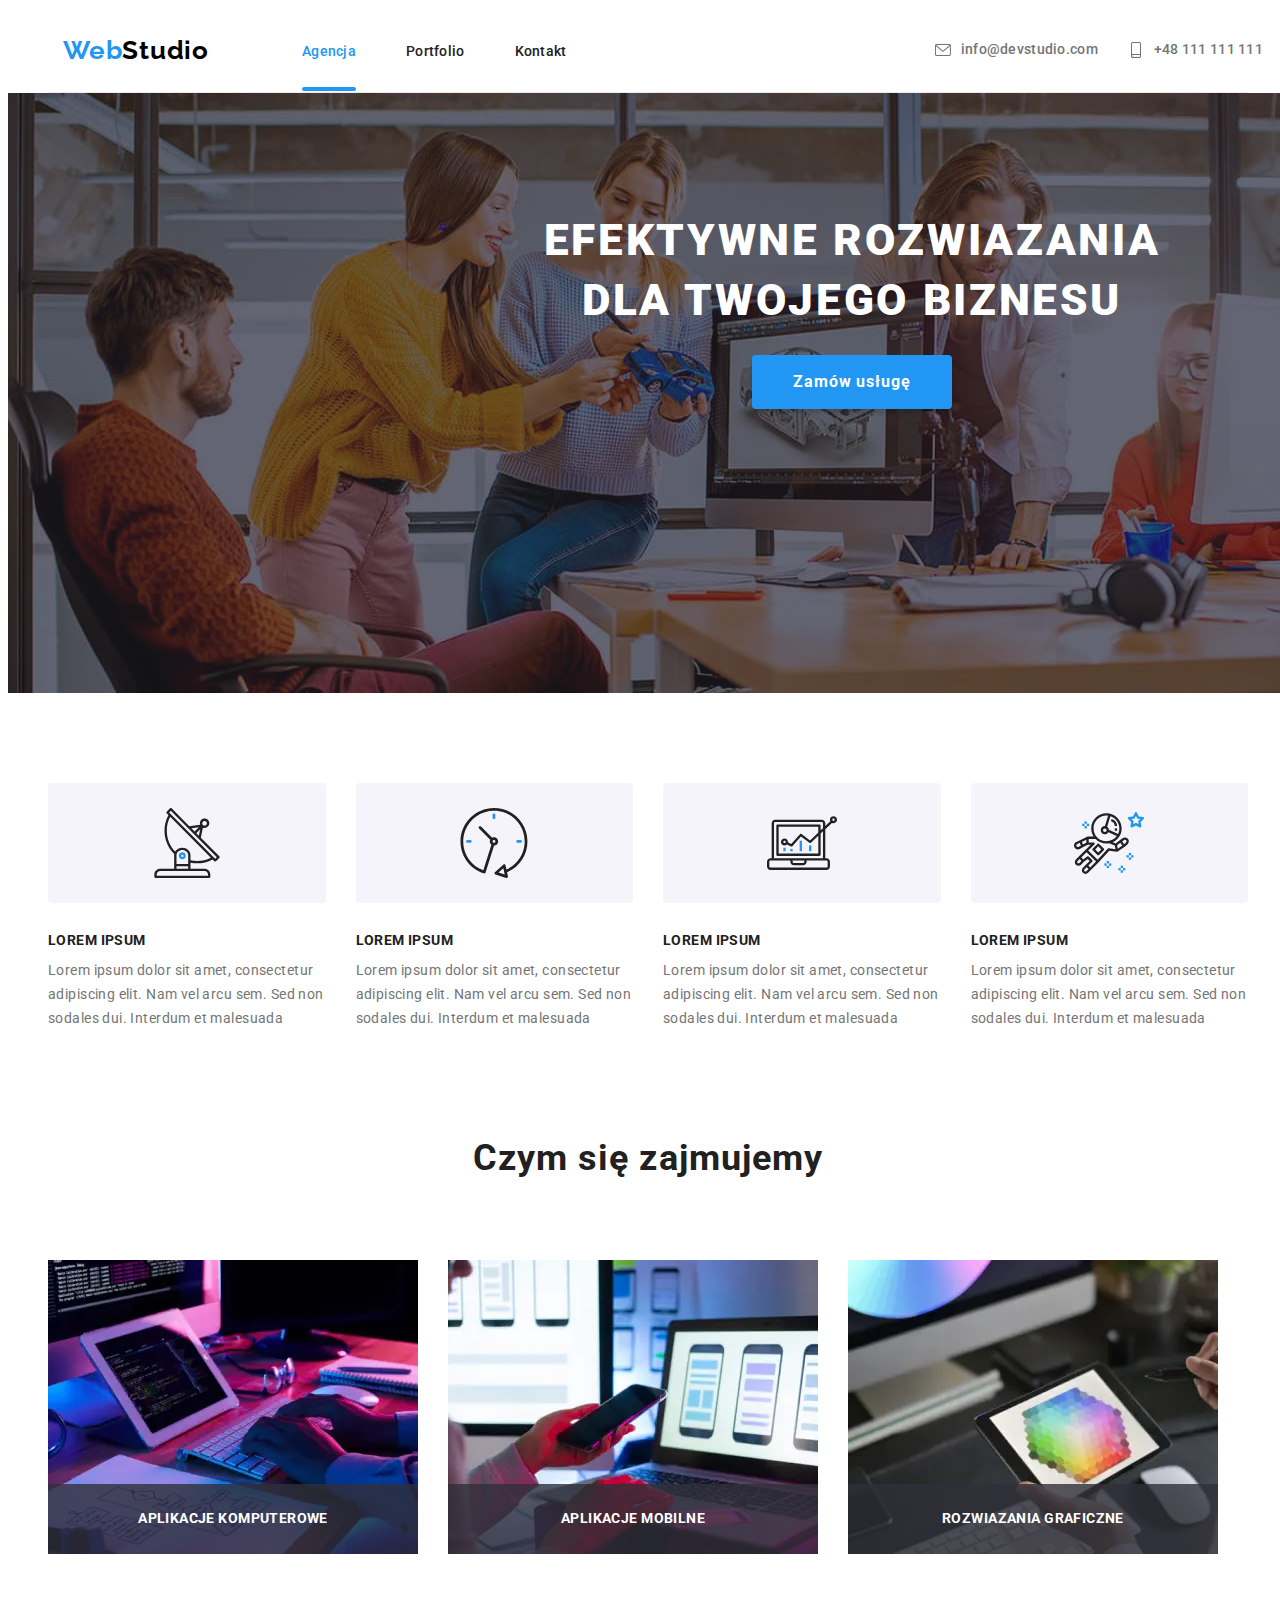
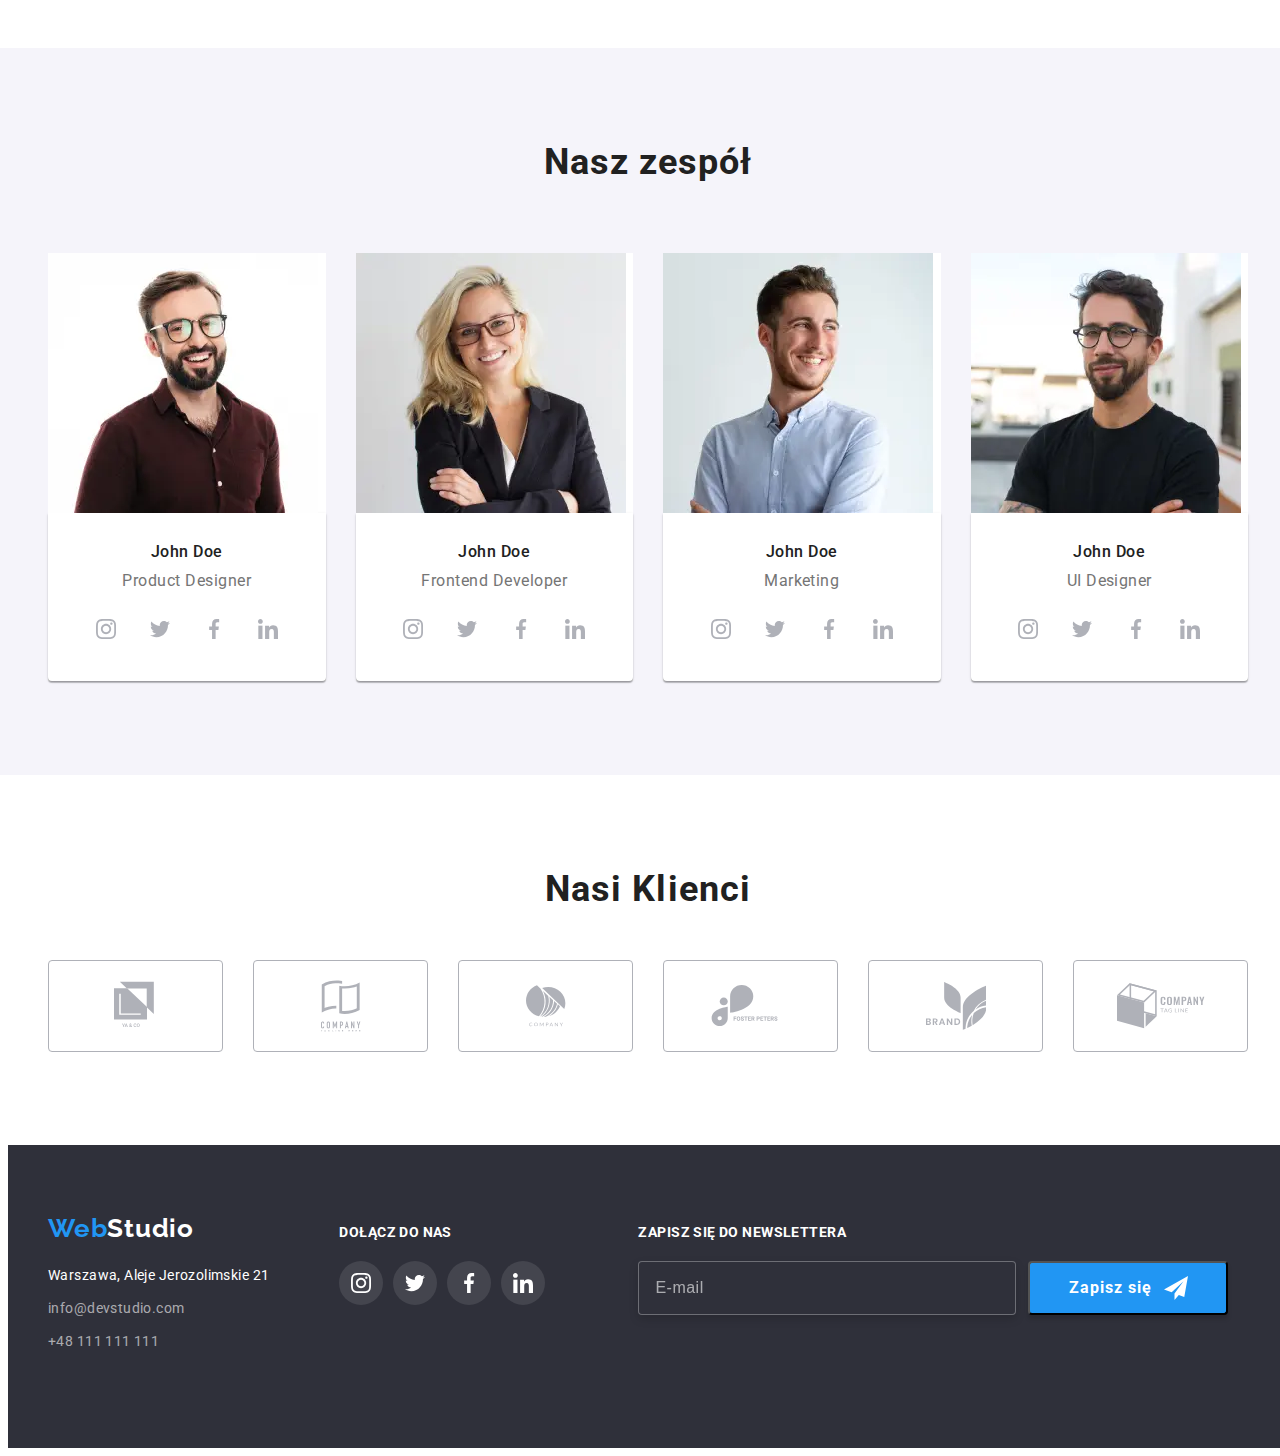
<file: index.html>
<!DOCTYPE html>
<html lang="en">
<head>
    <meta charset="UTF-8">
    <meta http-equiv="X-UA-Compatible" content="IE=edge">
    <meta name="viewport" content="width=device-width, initial-scale=1.0">
    <title>WebStudio</title>
    <link rel="preconnect" href="https://fonts.gstatic.com">
    <link href="https://fonts.googleapis.com/css2?family=Raleway:wght@700&family=Roboto:wght@400;500;700;900&display=swap"
        rel="stylesheet">
    <link rel="stylesheet" href="https://cdnjs.cloudflare.com/ajax/libs/modern-normalize/1.0.0/modern-normalize.min.css"
        integrity="sha512-ISS7cAi1PEhQ8jnbJpJZMd29NlhNj4AWYyLOSp2CE/CsHxTCu+r+t0D2yoJudVrd0/8fTVPUVDzY5Tvli75u/g=="
        crossorigin="anonymous" />
    <link rel="stylesheet" href="./css/main.min.css">
</head>
<body class="body">
    <!--header-->
    <header class="header">
        <div class="container header__container">
            <nav class="navigation">
                <a class="link logo" href="index.html">
                    Web<span class="logo__black">Studio</span>
                </a>
                <ul class="list menu">
                    <li class="menu__item">
                        <a class="link menu__link" href="index.html">
                            <span class="active">Agencja</span> 
                        </a>
                    </li>
                    <li class="menu__item">
                        <a class="link menu__link" href="portfolio.html">
                            Portfolio
                        </a>
                    </li>
                    <li class="menu__item">
                        <a class="link menu__link" href="">
                            Kontakt
                        </a>
                    </li>
                </ul>
            </nav>
            <button type="button" class="burger__btn" data-menu-button>
                <svg width="40" height="40" class="burger__icon" aria-label="мобильное меню">
                    <use href="./images/sprite.svg#burger"></use>
                </svg>
            </button>
            <ul class="list contact-list">
                <li class="contact-list__item">
                <a class="link contact-list__link tel-mail-link" href="mailto:info@devstudio.com">
                    <svg class="contact-list__icon" width="16" height="12">
                        <use href="./images/sprite.svg#mail"></use>
                    </svg>info@devstudio.com</a>
                </li>
                <li class="contact-list_item">
                <a class="link contact-list__link tel-link tel-mail-link" href="tel:+380961111111">
                    <svg class="contact-list__icon" width="10" height="16">
                        <use href="./images/sprite.svg#smartphone"></use>
                    </svg>+48 111 111 111</a>
                </li>
            </ul>
        </div>
        <div class="mobile-menu " data-menu>
            <button type="button" class="mobile-menu__close" data-menu-close>
                <svg class="mobile-menu__close-icon">
                    <use href="./images/sprite.svg#close"></use>
                </svg>
            </button>
            <ul class="mobile-menu__list list">
                <li class="mobile-menu__item">
                    <a href="./index.html" class="mobile-menu__link mobile-tel link ">Agencja</a>
                </li>
                <li class="mobile-menu__item">
                    <a href="./portfolio.html" class="mobile-menu__link link active">Portfolio</a>
                </li>
                <li class="mobile-menu__item">
                    <a href="" class="mobile-menu__link link">Kontakt</a>
                </li>
            </ul>
            <div class="mobile__address">
                <ul class="mobile__address-list list">
                    <li class="mobile__address-item">
                        <a href="tel:+48111111111" class="mobile-tel link">+48 111 111 111</a>
                    </li>
                    <li class="mobile__address-item">
                        <a href="mailto:info@devstudio.com" class="mobile-contact__mail-tel link">info@devstudio.com</a>
                    </li>
                </ul>
            </div>
            <div class="mobile-social">
                <ul class="mobile-social__list list">
                    <li class="mobile-social__item">
                        <a href="" class="mobile-social__link link">Instagram</a>
                    </li>
                    <li class="mobile-social__item">
                        <a href="" class="mobile-social__link link">Twitter</a>
                    </li>
                    <li class="mobile-social__item">
                        <a href="" class="mobile-social__link link">Facebook</a>
                    </li>
                    <li class="mobile-social__item">
                        <a href="" class="mobile-social__link link">LinkedIn</a>
                    </li>
                </ul>
        
            </div>
        </div>
    </header>
    <main class="main-ind">
        <!--Hero section-->
        <section class="hero">
            <div class="container hero__container">
                <h1 class="hero__title">
                    EFEKTYWNE ROZWIAZANIA
                    DLA TWOJEGO BIZNESU
                </h1>
                <button class="modal-btn" type="button" data-modal-open>Zamów usługę</button>
            </div>
        </section>
        <!--about section-->
        <section class="about">
            <div class="container">
                <ul class="list about__list">
                    <li class="about__item"> 
                            <div class="about__icon">
                                <svg width="70px" height="70px">
                                    <use href="./images/sprite.svg#antenna"></use>
                                </svg>
                            </div>
                            <h3 class="about__title">LOREM IPSUM</h3>
                        <p class="about__text">Lorem ipsum dolor sit amet, consectetur adipiscing elit. Nam vel arcu
                            sem. Sed non sodales dui. Interdum et malesuada</p>
                    </li>
                    <li class="about__item equal">
                        <div class="about__icon">
                            <svg width="70px" height="70px">
                                <use href="./images/sprite.svg#clock"></use>
                            </svg>
                        </div>
                        <h3 class="about__title ">LOREM IPSUM</h3>
                        <p class="about__text">Lorem ipsum dolor sit amet, consectetur adipiscing elit. Nam vel arcu
                            sem. Sed non sodales dui. Interdum et malesuada</p>
                    </li>
                    <li class="about__item">
                        <div class="about__icon">
                            <svg width="70px" height="70px">
                                <use href="./images/sprite.svg#diagram"></use>
                            </svg>
                        </div>
                        <h3 class="about__title">LOREM IPSUM</h3>
                        <p class="about__text">Lorem ipsum dolor sit amet, consectetur adipiscing elit. Nam vel arcu
                            sem. Sed non sodales dui. Interdum et malesuada</p>
                    </li>
                    <li class="about__item">
                        <div class="about__icon">
                            <svg width="70px" height="70px">
                                <use href="./images/sprite.svg#astronaut"></use>
                            </svg>
                        </div>
                        <h3 class="about__title">LOREM IPSUM</h3>
                        <p class="about__text">Lorem ipsum dolor sit amet, consectetur adipiscing elit. Nam vel arcu
                            sem. Sed non sodales dui. Interdum et malesuada</p>
                    </li>
                </ul>
            </div>
        </section>
        <!--what we do section-->
        <section class="we-do">
            <div class="container">
                <h2 class="we-do__title title">Czym się zajmujemy</h2>
                <ul class="list we-do__list">
                    <li class="we-do__item">
                        <picture>
                            <source srcset="./images/what-we-do/box-1.webp 1x, ./images/what-we-do/box-1@2x.webp 2x" media="(min-width:1200px)"
                                type="image/webp" />
                            <source srcset="./images/what-we-do/box-1.jpg 1x, ./images/what-we-do/box-1@2x.jpg 2x" media="(min-width:1200px)"
                                type="image/webp" />
                            <img src="./images/what-we-do/box-1.jpg" alt="Pisanie na tablecie" />
                        </picture>
                        <p class="we-do__overlay">Aplikacje komputerowe</p>
                    </li>
                    <li class="we-do__item">
                        <picture>
                            <source srcset="./images/what-we-do/box-2.webp 1x, ./images/what-we-do/box-2@2x.webp 2x" media="(min-width:1200px)"
                                type="image/webp" />
                            <source srcset="./images/what-we-do/box-2.jpg 1x, ./images/what-we-do/box-2@2x.jpg 2x" media="(min-width:1200px)"
                                type="image/webp" />
                            <img src="./images/what-we-do/box-2.jpg" alt="Laptop z telefonem" />
                        </picture>
                        <p class="we-do__overlay">Aplikacje mobilne</p>
                    </li>
                    <li class="we-do__item">
                        <picture>
                            <source srcset="./images/what-we-do/box-3.webp 1x, ./images/what-we-do/box-3@2x.webp 2x" media="(min-width:1200px)"
                                type="image/webp" />
                            <source srcset="./images/what-we-do/box-3.jpg 1x, ./images/what-we-do/box-3@2x.jpg 2x" media="(min-width:1200px)"
                                type="image/webp" />
                            <img src="./images/what-we-do/box-3.jpg" alt="Tablet z RGB" />
                        </picture>
                        <p class="we-do__overlay">Rozwiazania graficzne</p>
                    </li>
                </ul>
            </div>
        </section>
        <!--our team section-->
        <section class="team">
            <div class="container">
                <h2 class="team__title title">Nasz zespół</h2>
                <ul class="list team__list">
                    <li class="team__item">
                        <picture>
                            <source srcset="./images/desktop/our-team/teamcard1.webp 1x, ./images/desktop/our-team/teamcard1@2x.webp 2x" media="(min-width:1200px)"
                                type="image/webp" />
                            <source srcset="./images/tablet/team/teamcard1.webp 1x, ./images/tablet/team/teamcard1@2x.webp 2x" media="(min-width:768px) "
                                type="image/webp" />
                            <source srcset="./images/desktop/our-team/teamcard1.jpg 1x, ./images/desktop/our-team/teamcard1@2x.jpg 2x" media="(min-width:1200px)" />
                            <source srcset="./images/tablet/team/teamcard1.jpg 1x, ./images/tablet/team/teamcard1@2x.jpg 2x" media="(min-width:768px)" />
                        
                            <img srcset="./images/mobile/team/teamcard1.jpg 1x, ./images/mobile/team/teamcard1@2x.jpg 2x" src="./images/mobile/team/teamcard1.jpg"
                                alt="John Doe Product Designer photo" />
                        </picture>
                    <div class="team__format">
                        <h3 class="team__name">John Doe</h3>
                        <p class="team__duty">Product Designer</p>
                        <ul class="team__social-list list">
                            <li class="team__social-item">
                                <a href="" class="team__social-link">
                                    <svg class="social-list-icon" width="20px" height="20px">
                                        <use href="./images/sprite.svg#instagram"></use>
                                    </svg>
                                </a>
                            </li>
                            <li class="team__social-item">
                                <a href="" class="team__social-link">
                                    <svg class="social-list-icon" width="20px" height="20px">
                                        <use href="./images/sprite.svg#twitter"></use>
                                    </svg>
                                </a>
                            </li>
                            <li class="team__social-item">
                                <a href="" class="team__social-link">
                                    <svg class="social-list-icon" width="20px" height="20px">
                                        <use href="./images/sprite.svg#facebook"></use>
                                    </svg>
                                </a>
                            </li>
                            <li class="team__social-item">
                                <a href="" class="team__social-link">
                                    <svg class="social-list-icon" width="20px" height="20px">
                                        <use href="./images/sprite.svg#linkedin"></use>
                                    </svg>
                                </a>
                            </li>
                        </ul>
                    </div>
                    </li>
                    <li class="team__item">
                        <picture>
                            <source srcset="./images/desktop/our-team/teamcard2.webp 1x, ./images/desktop/our-team/teamcard2@2x.webp 2x"
                                media="(min-width:1200px)" type="image/webp" />
                            <source srcset="./images/tablet/team/teamcard2.webp 1x, ./images/tablet/team/teamcard2@2x.webp 2x" media="(min-width:768px) "
                                type="image/webp" />
                            <source srcset="./images/desktop/our-team/teamcard2.jpg 1x, ./images/desktop/our-team/teamcard2@2x.jpg 2x"
                                media="(min-width:1200px)" />
                            <source srcset="./images/tablet/team/teamcard2.jpg 1x, ./images/tablet/team/teamcard2@2x.jpg 2x" media="(min-width:768px)" />
                               <img srcset="./images/mobile/team/teamcard2.jpg 1x, ./images/mobile/team/teamcard2@2x.jpg 2x"
                                src="./images/mobile/team/Olga.jpg" alt="John Doe Frontend developer photo" />
                        </picture>
                            <div class="team__format">
                                <h3 class="team__name">John Doe</h3>
                                <p class="team__duty">Frontend Developer</p>
                                <ul class="team__social-list list">
                                <li class="team__social-item">
                                    <a href="" class="team__social-link">
                                        <svg class="social-list-icon" width="20px" height="20px">
                                            <use href="./images/sprite.svg#instagram"></use>
                                        </svg>
                                    </a>
                                </li>
                                <li class="team__social-item">
                                    <a href="" class="team__social-link">
                                        <svg class="social-list-icon" width="20px" height="20px">
                                            <use href="./images/sprite.svg#twitter"></use>
                                        </svg>
                                    </a>
                                </li>
                                <li class="team__social-item">
                                    <a href="" class="team__social-link">
                                        <svg class="social-list-icon" width="20px" height="20px">
                                            <use href="./images/sprite.svg#facebook"></use>
                                        </svg>
                                    </a>
                                </li>
                                <li class="team__social-item">
                                    <a href="" class="team__social-link">
                                        <svg class="social-list-icon" width="20px" height="20px">
                                            <use href="./images/sprite.svg#linkedin"></use>
                                        </svg>
                                    </a>
                                </li>
                            </ul>
                            </div>
                    </li>
                    <li class="team__item">
                        <picture>
                            <source srcset="./images/desktop/our-team/teamcard3.webp 1x, ./images/desktop/our-team/teamcard3@2x.webp 2x"
                                media="(min-width:1200px)" type="image/webp" />
                            <source srcset="./images/tablet/team/teamcard3.webp 1x, ./images/tablet/team/teamcard3@2x.webp 2x" media="(min-width:768px) "
                                type="image/webp" />
                            <source srcset="./images/desktop/our-team/teamcard3.jpg 1x, ./images/desktop/our-team/teamcard3@2x.jpg 2x"
                                media="(min-width:1200px)" />
                            <source srcset="./images/tablet/team/teamcard3.jpg 1x, ./images/tablet/team/teamcard3@2x.jpg 2x" media="(min-width:768px)" />
                            <img srcset="./images/mobile/team/teamcard3.jpg 1x, ./images/mobile/team/teamcard3@2x.jpg 2x"
                                src="./images/mobile/team/teamcard3.jpg" alt="John Doe Marketing photo" />
                        </picture>
                            <div class="team__format">
                                <h3 class="team__name">John Doe</h3>
                                <p class="team__duty">Marketing</p>
                                <ul class="team__social-list list">
                                <li class="team__social-item">
                                    <a href="" class="team__social-link">
                                        <svg class="social-list-icon" width="20px" height="20px">
                                            <use href="./images/sprite.svg#instagram"></use>
                                        </svg>
                                    </a>
                                </li>
                                <li class="team__social-item">
                                    <a href="" class="team__social-link">
                                        <svg class="social-list-icon" width="20px" height="20px">
                                            <use href="./images/sprite.svg#twitter"></use>
                                        </svg>
                                    </a>
                                </li>
                                <li class="team__social-item">
                                    <a href="" class="team__social-link">
                                        <svg class="social-list-icon" width="20px" height="20px">
                                            <use href="./images/sprite.svg#facebook"></use>
                                        </svg>
                                    </a>
                                </li>
                                <li class="team__social-item">
                                    <a href="" class="team__social-link">
                                        <svg class="social-list-icon" width="20px" height="20px">
                                            <use href="./images/sprite.svg#linkedin"></use>
                                        </svg>
                                    </a>
                                </li>
                            </ul>
                            </div>
                    </li>
                    <li class="team__item">
                        <picture>
                            <source srcset="./images/desktop/our-team/teamcard4.webp 1x, ./images/desktop/our-team/teamcard4@2x.webp 2x"
                                media="(min-width:1200px)" type="image/webp" />
                            <source srcset="./images/tablet/team/teamcard4.webp 1x, ./images/tablet/team/teamcard4@2x.webp 2x"
                                media="(min-width:768px) " type="image/webp" />
                            <source srcset="./images/desktop/our-team/teamcard4.jpg 1x, ./images/desktop/our-team/teamcard4@2x.jpg 2x"
                                media="(min-width:1200px)" />
                            <source srcset="./images/tablet/team/teamcard4.jpg 1x, ./images/tablet/team/teamcard4@2x.jpg 2x"
                                media="(min-width:768px)" />
                            <img srcset="./images/mobile/team/teamcard4.jpg 1x, ./images/mobile/team/teamcard4@2x.jpg 2x"
                                src="./images/mobile/team/teamcard4.jpg" alt="John Doe Ul Designer photo" />
                        </picture>
                        <div class="team__format">
                            <h3 class="team__name">John Doe</h3>
                            <p class="team__duty">UI Designer</p>
                            <ul class="team__social-list list">
                                <li class="team__social-item">
                                    <a href="" class="team__social-link">
                                        <svg class="social-list-icon" width="20px" height="20px">
                                            <use href="./images/sprite.svg#instagram"></use>
                                        </svg>
                                    </a>
                                </li>
                                <li class="team__social-item">
                                    <a href="" class="team__social-link">
                                        <svg class="social-list-icon" width="20px" height="20px">
                                            <use href="./images/sprite.svg#twitter"></use>
                                        </svg>
                                    </a>
                                </li>
                                <li class="team__social-item">
                                    <a href="" class="team__social-link">
                                        <svg class="social-list-icon" width="20px" height="20px">
                                            <use href="./images/sprite.svg#facebook"></use>
                                        </svg>
                                    </a>
                                </li>
                                <li class="team__social-item">
                                    <a href="" class="team__social-link">
                                        <svg class="social-list-icon" width="20px" height="20px">
                                            <use href="./images/sprite.svg#linkedin"></use>
                                        </svg>
                                    </a>
                                </li>
                                </ul>
                        </div>
                     </li>
                </ul>
            </div>
        </section>
        <!--customers-->
        <section class="customer">
            <div class="container customer__container">
                <h2 class="customer__title title">Nasi Klienci</h2>
                <ul class="customer__list list">
                    <li class="customer__item">
                        <a href="" class="customer__link">
                            <svg class="customer__icon" width="44" height="50">
                                <use href="./images/sprite.svg#company-1"></use>
                            </svg>
                        </a>
                    </li>
                    <li class="customer__item">
                        <a href="" class="customer__link">
                            <svg class="customer__icon" width="40" height="52">
                                <use href="./images/sprite.svg#company-2"></use>
                            </svg>
                        </a>
                    </li>
                    <li class="customer__item">
                        <a href="" class="customer__link">
                            <svg class="customer__icon" width="40" height="42">
                                <use href="./images/sprite.svg#company-3"></use>
                            </svg>
                        </a>
                    </li>
                    <li class="customer__item">
                        <a href="" class="customer__link">
                            <svg class="customer__icon" width="82" height="42">
                                <use href="./images/sprite.svg#company-4"></use>
                            </svg>
                        </a>
                    </li>
                    <li class="customer__item">
                        <a href="" class="customer__link">
                            <svg class="customer__icon" width="60" height="48">
                                <use href="./images/sprite.svg#company-5"></use>
                            </svg>
                        </a>
                    </li>
                    <li class="customer__item">
                        <a href="" class="customer__link">
                            <svg class="customer__icon" width="88" height="46">
                                <use href="./images/sprite.svg#company-6"></use>
                            </svg>
                        </a>
                    </li>
                </ul>
            </div>
        </section>
    </main>
    <!-- footer-->
    <footer class="footer">
        <div class="container footer__container">
            <div class="footer__shell">
                <div class="footer__nav">
                    <a class="footer__logo link" href="index.html">Web<span class="logo__white">Studio</span></a>
                    <address class="address footer__address">
                        <ul class="list footer__list">
                            <li class="footer__item">
                                <a class="link footer__address" href="https://goo.gl/maps/PUszxnxZZUx76cj87" target="_blank">Warszawa, Aleje
                                    Jerozolimskie
                                    21</a>
                            </li>
                            <li class="footer__item">
                                <a class="link footer__tel-mail-link" href="mailto:info@example.com">info@devstudio.com</a>
                            </li>
                            <li class="footer__item">
                                <a class="link footer__tel-mail-link" href="tel:+380991111111">+48  111 111 111</a>
                            </li>
                    </address>
                </div>
                <div class="footer__social">
                    <p class="footer__social-title">Dołącz do Nas</p>
                    <ul class="footer__icon list">
                        <li class="footer__icon-item">
                            <a href="" class="footer__social-link">
                                <svg class="footer__social-icon" width="20x" height="20px">
                                    <use href="./images/sprite.svg#instagram"></use>
                                </svg>
                            </a>
                        </li>
                        <li class="footer__icon-item">
                            <a href="" class="footer__social-link">
                                <svg class="footer__social-icon" width="20x" height="20px">
                                    <use href="./images/sprite.svg#twitter"></use>
                                </svg>
                            </a>
                        </li>
                        <li class="footer__icon-item">
                            <a href="" class="footer__social-link">
                                <svg class="footer__social-icon" width="20x" height="20px">
                                    <use href="./images/sprite.svg#facebook"></use>
                                </svg>
                            </a>
                        </li>
                        <li class="footer__icon-item">
                            <a href="" class="footer__social-link">
                                <svg class="footer__social-icon" width="20x" height="20px">
                                    <use href="./images/sprite.svg#linkedin"></use>
                                </svg>
                            </a>
                        </li>
                    </ul>
                </div>
            </div>
            <div>
                <div class="footer__form">
                    <p class="footer__form-title">Zapisz się do newslettera</p>
                    <form class="footer__form-subscribe">
                        <input class="footer__form-email" name="email" type="email" placeholder="E-mail" required autocomplete="off">
                        <button class="footer__form-btn" type="submit">
                            Zapisz się
                            <svg class="footer__form-btn-icon" width="24" height="24">
                                <use href="./images/sprite.svg#send-form"></use>
                            </svg>
                        </button>
                    </form>
                </div>
            </div>
        </div>
    </footer>
        <div class="backdrop is-hidden" data-modal>
            <div class="modal">
                <button type="button" class="modal__close-btn" data-modal-close>
                    <svg class="modal__close-icon" width="18px" height="18px">
                        <use href="./images/sprite.svg#btn-close"></use>
                    </svg>
                </button>
                <form class="modal__form" action="#" autocomplete="off">
                    <p class="modal__form-title">Zostaw swoje dane w formularzu poniżej</p>
                    <label class="modal__form-item">
                        Imie
                        <span class="modal__form-wrapper">
                            <input class="modal__form-input" name="user-name" type="text" required minlength="2">
                            <svg class="modal__form-icon" width="18" height="18">
                                <use href="./images/sprite.svg#human-form"></use>
                            </svg>
                        </span>
                    </label>
                    <label class="modal__form-item">
                        Telefon
                        <span class="modal__form-wrapper">
                            <input class="modal__form-input" name="user-phone" type="tel" required>
                            <svg class="modal__form-icon" width="18" height="18">
                                <use href="./images/sprite.svg#tel-form"></use>
                            </svg>
                        </span>
                    </label>
                    <label class="modal__form-item">
                        Email
                        <span class="modal__form-wrapper">
                            <input class="modal__form-input" name="user-email" type="email" required>
                            <svg class="modal__form-icon" width="18" height="18">
                                <use href="./images/sprite.svg#mail-form"></use>
                            </svg>
                        </span>
                    </label>
                    <label class="modal__form-comment">
                        Komentarz
                        <textarea class="modal__form-message" name="user-message" placeholder="Wprowadź tekst"></textarea>
                    </label>
                    <input id="user-term" class="modal__form-term visually-hidden" name="user-term" type="checkbox" required>
                    <label for="user-term" class="modal__form-check-desc">Oświadczam iż akceptuję&nbsp;<a class="modal__form-link" href="#">Regulamin</a>&nbspi&nbsp<a class="modal__form-link" href="#">Politykę Prywatności</a>.</label>
                    <button class="modal__form-btn" type="submit">Wyślij</button>
                </form>
            </div>
        </div>
        
        <script src="./js/modal.js"></script>
        <script src="./js/mobile-menu.js"></script>
</body>
</html>
</file>
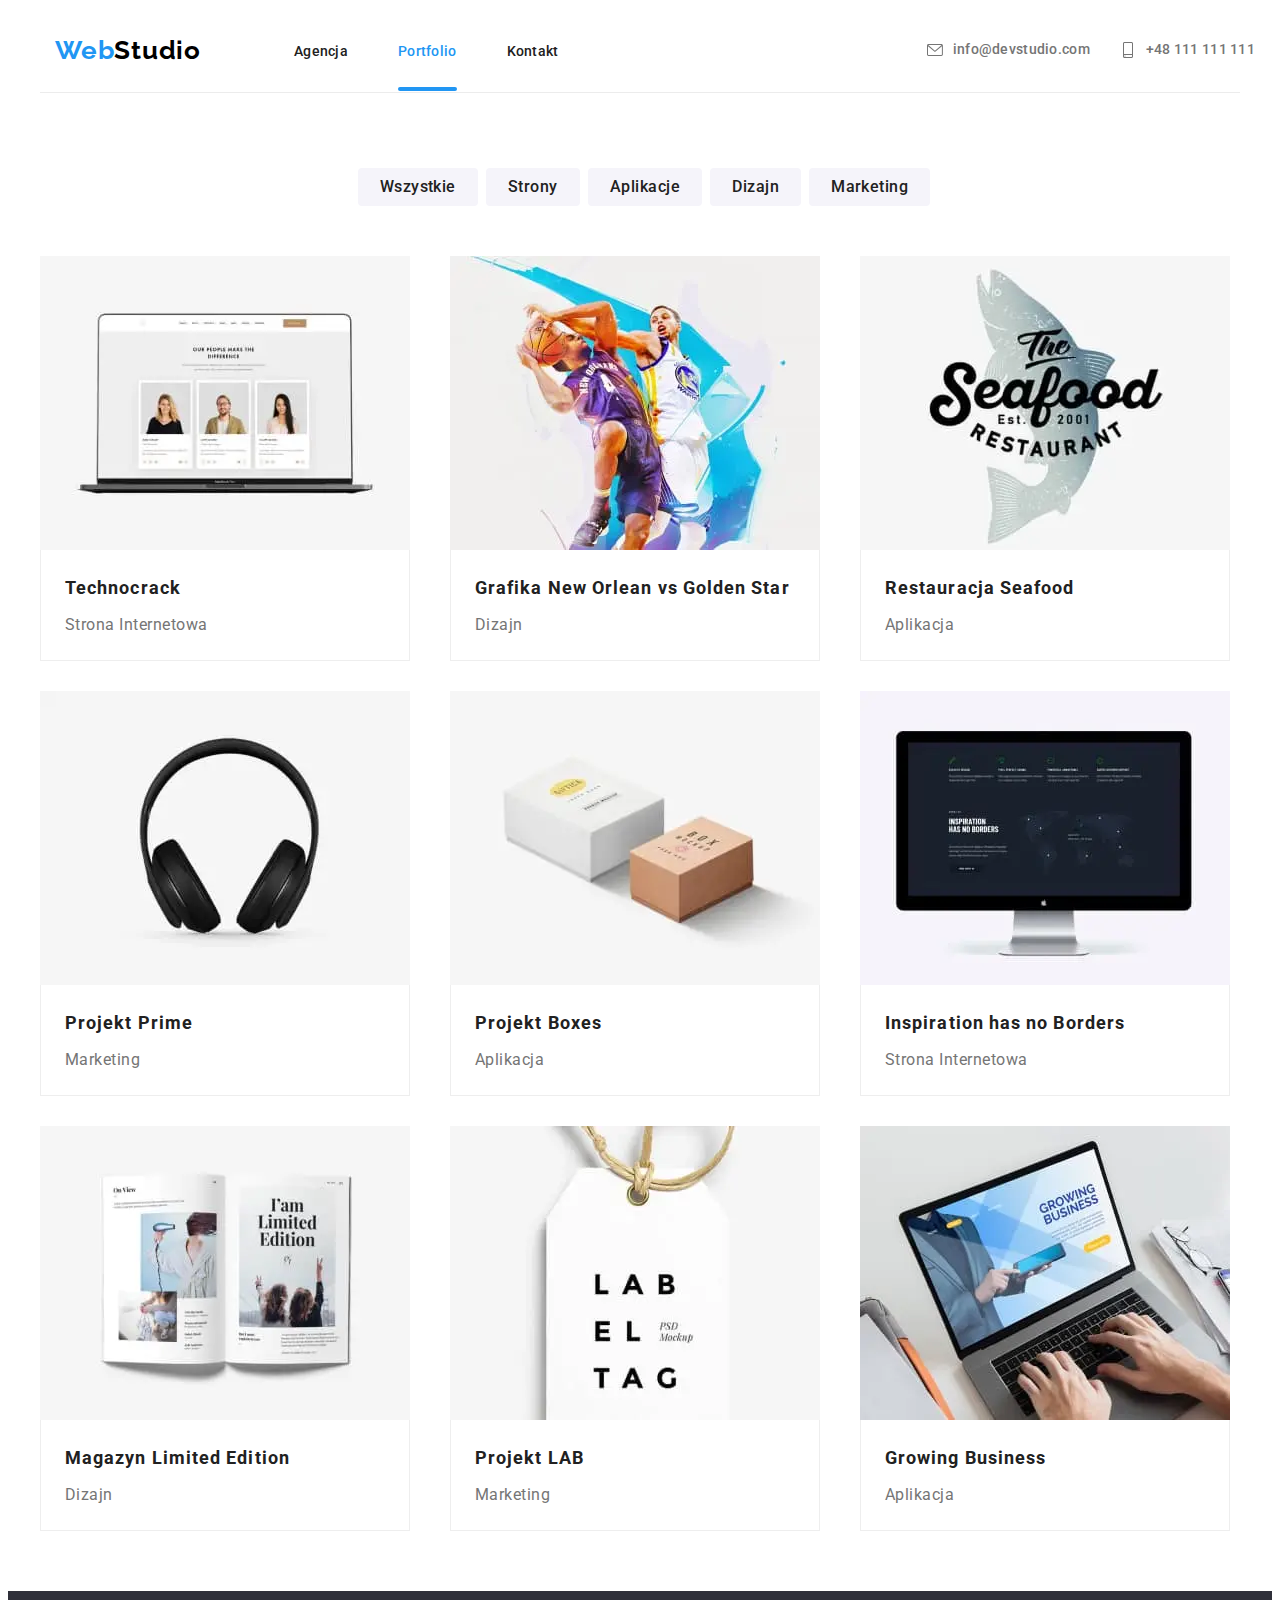
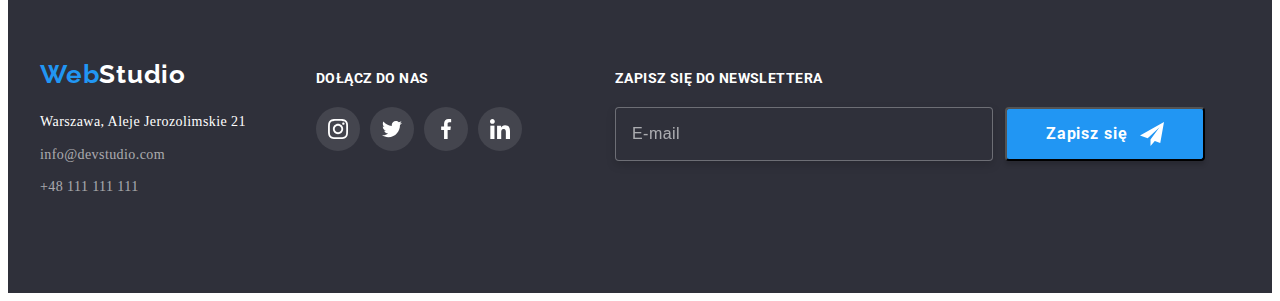
<file: portfolio.html>
<!DOCTYPE html>
<html lang="en">
<head>
    <meta charset="UTF-8">
    <meta http-equiv="X-UA-Compatible" content="IE=edge">
    <meta name="viewport" content="width=device-width, initial-scale=1.0">
    <title>WebStudio</title>
    <link rel="preconnect" href="https://fonts.gstatic.com">
    <link href="https://fonts.googleapis.com/css2?family=Raleway:wght@700&family=Roboto:wght@400;500;700;900&display=swap"
        rel="stylesheet">
    <link rel="stylesheet" href="https://cdnjs.cloudflare.com/ajax/libs/modern-normalize/1.0.0/modern-normalize.min.css"
        integrity="sha512-ISS7cAi1PEhQ8jnbJpJZMd29NlhNj4AWYyLOSp2CE/CsHxTCu+r+t0D2yoJudVrd0/8fTVPUVDzY5Tvli75u/g=="
        crossorigin="anonymous" />
    <link rel="stylesheet" href="./css/portfolio.min.css">
</head>
<body>
    <!--header-->
    <header class="header">
        <div class="container header__container">
            <nav class="navigation">
                <a class="link logo" href="index.html">
                    Web<span class="logo__black">Studio</span>
                </a>
                <ul class="list menu">
                    <li class="menu__item">
                        <a class="link menu__link" href="index.html">
                            Agencja
                        </a>
                    </li>
                    <li class="menu__item">
                        <a class="link menu__link" href="portfolio.html">
                            <span class="active">Portfolio</span>
                        </a>
                    </li>
                    <li class="menu__item">
                        <a class="link menu__link" href="">
                            Kontakt
                        </a>
                    </li>
                </ul>
            </nav>
            <button type="button" class="burger__btn" data-menu-button>
                <svg width="40" height="40" class="burger__icon" aria-label="мобильное меню">
                    <use href="./images/sprite.svg#burger"></use>
                </svg>
            </button>
            <ul class="list contact-list">
                <li class="contact-list__item">
                <a class="link contact-list__link tel-mail-link" href="mailto:info@devstudio.com">
                    <svg class="contact-list__icon" width="16" height="12">
                        <use href="./images/sprite.svg#mail"></use>
                    </svg>info@devstudio.com</a>
                </li>
                <li class="contact-list_item">
                <a class="link contact-list__link tel-link tel-mail-link" href="tel:+380961111111">
                    <svg class="contact-list__icon" width="10" height="16">
                        <use href="./images/sprite.svg#smartphone"></use>
                    </svg>+48 111 111 111</a>
                </li>
            </ul>
        </div>
        <div class="mobile-menu " data-menu>
            <button type="button" class="mobile-menu__close" data-menu-close>
                <svg class="mobile-menu__close-icon">
                    <use href="./images/sprite.svg#close"></use>
                </svg>
            </button>
            <ul class="mobile-menu__list list">
                <li class="mobile-menu__item">
                    <a href="./index.html" class="mobile-menu__link mobile-tel link ">Agencja</a>
                </li>
                <li class="mobile-menu__item">
                    <a href="./portfolio.html" class="mobile-menu__link link active">Portfolio</a>
                </li>
                <li class="mobile-menu__item">
                    <a href="" class="mobile-menu__link link">Kontakt</a>
                </li>
            </ul>
            <div class="mobile__address">
                <ul class="mobile__address-list list">
                    <li class="mobile__address-item">
                        <a href="tel:+48111111111" class="mobile-tel link">+48 111 111 111</a>
                    </li>
                    <li class="mobile__address-item">
                        <a href="mailto:info@devstudio.com" class="mobile-contact__mail-tel link">info@devstudio.com</a>
                    </li>
                </ul>
            </div>
            <div class="mobile-social">
                <ul class="mobile-social__list list">
                    <li class="mobile-social__item">
                        <a href="" class="mobile-social__link link">Instagram</a>
                    </li>
                    <li class="mobile-social__item">
                        <a href="" class="mobile-social__link link">Twitter</a>
                    </li>
                    <li class="mobile-social__item">
                        <a href="" class="mobile-social__link link">Facebook</a>
                    </li>
                    <li class="mobile-social__item">
                        <a href="" class="mobile-social__link link">LinkedIn</a>
                    </li>
                </ul>
        
            </div>
        </div>
    </header>
    <!--main-->
    <main class="portfolio">
        <h1 class="visually-hidden">Portfolio</h1>
            <section class="portfolio__section">
                <div class="container">
                    <ul class="list portfolio__btn-list">
                        <li class="portfolio__btn-item">
                            <button class="portfolio__btn mobile-all link" type="button">Wszystkie</button>
                        </li>
                        <li class="portfolio__btn-item">
                            <button class="portfolio__btn mobile-pages link" type="button">Strony</button>
                        </li>
                        <li class="portfolio__btn-item">
                            <button class="portfolio__btn mobile-apps link" type="button">Aplikacje</button>
                        </li>
                        <li class="portfolio__btn-item">
                            <button class="portfolio__btn mobile-design link" type="button">Dizajn</button>
                        </li>
                        <li class="portfolio__btn-item">
                            <button class="portfolio__btn mobile-marketing link" type="button">Marketing</button>
                        </li>
                    </ul>
                    <ul class="portfolio__projects">
                        <li class="list portfolio__item">
                            <a href="" class="link portfolio__link">
                                <div class="portfolio__overlay">
                                    <picture>
                                        <source srcset="./images/desktop/portfolio/proj1.webp 1x, ./images/desktop/portfolio/proj1@2x.webp 2x" media="(min-width:1200px)" type="image/webp"/>
                                        <source srcset="./images/tablet/portfolio/proj1.webp 1x, ./images/tablet/portfolio/proj1@2x.webp 2x" media="(min-width:768px)" type="image/webp"/>
                                        <source srcset="./images/desktop/portfolio/proj1.jpg 1x, ./images/desktop/portfolio/proj1@2x.jpg 2x" media="(min-width:1200px)"/>
                                        <source srcset="./images/tablet/portfolio/proj1.jpg 1x, ./images/tablet/portfolio/proj1@2x.jpg 2x" media="(min-width:768px)"/>
                                        <img srcset="./images/mobile/portfolio/proj1.jpg 1x ./images/mobile/portfolio/proj1@2x.jpg 2x" src="./images/mobile/portfolio/proj1.jpg" alt="Technocrack Strona Internetowa"/>
                                    </picture>
                                    <p class="portfolio__overlay-txt">Technocrack jest popularną platformą wykorzystywaną do
                                        rozpowszechniania
                                        koronawirusa. Firmy wykorzystują tę platformę do celów szpiegowskich i ataków na
                                        niezabezpieczone
                                        serwery konkurencji</p>
                                </div>
                                <div class="portfolio__wrapper">
                                    <h2 class="portfolio__title">Technocrack</h2>
                                    <p class="portfolio__our-projects">Strona Internetowa</p>
                                </div>
                            </a>
                        </li>
                        <li class="list portfolio__item">
                            <a href="" class="link portfolio__link">
                                <div class="portfolio__overlay">
                                    <picture>
                                        <source srcset="./images/desktop/portfolio/proj2.webp 1x, ./images/desktop/portfolio/proj2@2x.webp 2x" media="(min-width:1200px)" type="image/webp"/>
                                        <source srcset="./images/tablet/portfolio/proj2.webp 1x, ./images/tablet/portfolio/proj2@2x.webp 2x" media="(min-width:768px)" type="image/webp"/>
                                        <source srcset="./images/desktop/portfolio/proj2.jpg 1x, ./images/desktop/portfolio/proj2@2x.jpg 2x" media="(min-width:1200px)"/>
                                        <source srcset="./images/tablet/portfolio/proj2.jpg 1x, ./images/tablet/portfolio/proj2@2x.jpg 2x" media="(min-width:768px)"/>
                                        <img srcset="./images/mobile/portfolio/proj2.jpg 1x ./images/mobile/portfolio/proj2@2x.jpg 2x" src="./images/mobile/portfolio/proj2.jpg" alt="Grafika New Orleans vs Golden Star" />
                                    </picture>
                                    <p class="portfolio__overlay-txt">Technocrack jest popularną platformą wykorzystywaną do
                                        rozpowszechniania
                                        koronawirusa. Firmy wykorzystują tę platformę do celów szpiegowskich i ataków na
                                        niezabezpieczone
                                        serwery konkurencji.</p>
                                </div>
                                <div class="portfolio__wrapper">
                                    <h2 class="portfolio__title">Grafika New Orlean vs Golden Star</span></h2>
                                    <p class="portfolio__our-projects">Dizajn</p>   
                                </div>
                            </a>
                        </li>
                        <li class="list portfolio__item">
                            <a href="" class="link portfolio__link">
                                <div class="portfolio__overlay">
                                    <picture>
                                        <source srcset="./images/desktop/portfolio/proj3.webp 1x, ./images/desktop/portfolio/proj3@2x.webp 2x" media="(min-width:1200px)" type="image/webp"/>
                                        <source srcset="./images/tablet/portfolio/proj3.webp 1x, ./images/tablet/portfolio/proj3@2x.webp 2x" media="(min-width:768px)" type="image/webp"/>
                                        <source srcset="./images/desktop/portfolio/proj3.jpg 1x, ./images/desktop/portfolio/proj3@2x.jpg 2x" media="(min-width:1200px)"/>
                                        <source srcset="./images/tablet/portfolio/proj3.jpg 1x, ./images/tablet/portfolio/proj3@2x.jpg 2x" media="(min-width:768px)"/>
                                        <img srcset="./images/mobile/portfolio/proj3.jpg 1x ./images/mobile/portfolio/proj3@2x.jpg 2x" src="./images/mobile/portfolio/proj3.jpg" alt="Restauracja Seafood" />
                                    </picture>
                                    <p class="portfolio__overlay-txt">Technocrack jest popularną platformą wykorzystywaną do
                                        rozpowszechniania
                                        koronawirusa. Firmy wykorzystują tę platformę do celów szpiegowskich i ataków na
                                        niezabezpieczone
                                        serwery konkurencji</p>
                                </div>
                                    <div class="portfolio__wrapper">
                                    <h2 class="portfolio__title">Restauracja Seafood</span></h2>
                                    <p class="portfolio__our-projects">Aplikacja</p>
                                </div>
                            </a>
                        </li>
                        <li class="list portfolio__item">
                            <a href="" class="link portfolio__link">
                                <div class="portfolio__overlay">
                                    <picture>
                                        <source srcset="./images/desktop/portfolio/proj4.webp 1x, ./images/desktop/portfolio/proj4@2x.webp 2x" media="(min-width:1200px)" type="image/webp"/>
                                        <source srcset="./images/tablet/portfolio/proj4.webp 1x, ./images/tablet/portfolio/proj4@2x.webp 2x" media="(min-width:768px)" type="image/webp"/>
                                        <source srcset="./images/desktop/portfolio/proj4.jpg 1x, ./images/desktop/portfolio/proj4@2x.jpg 2x" media="(min-width:1200px)"/>
                                        <source srcset="./images/tablet/portfolio/proj4.jpg 1x, ./images/tablet/portfolio/proj4@2x.jpg 2x" media="(min-width:768px)"/>
                                        <img srcset="./images/mobile/portfolio/proj4.jpg 1x ./images/mobile/portfolio/proj4@2x.jpg 2x" src="./images/mobile/portfolio/proj4.jpg" alt="Projekt Prime"/>
                                    </picture>
                                    <p class="portfolio__overlay-txt">Technocrack jest popularną platformą wykorzystywaną do
                                        rozpowszechniania
                                        koronawirusa. Firmy wykorzystują tę platformę do celów szpiegowskich i ataków na
                                        niezabezpieczone
                                        serwery konkurencji.</p>
                                </div>
                                    <div class="portfolio__wrapper">
                                    <h2 class="portfolio__title">Projekt Prime</h2>
                                    <p class="portfolio__our-projects">Маrketing</p>
                                </div>
                            </a>
                        </li>
                        <li class="list portfolio__item">
                            <a href="" class="link portfolio__link">
                                <div class="portfolio__overlay">
                                    <picture>
                                        <source srcset="./images/desktop/portfolio/proj5.webp 1x, ./images/desktop/portfolio/proj5@2x.webp 2x" media="(min-width:1200px)" type="image/webp"/>
                                        <source srcset="./images/tablet/portfolio/proj5.webp 1x, ./images/tablet/portfolio/proj5@2x.webp 2x" media="(min-width:768px)" type="image/webp"/>
                                        <source srcset="./images/desktop/portfolio/proj5.jpg 1x, ./images/desktop/portfolio/proj5@2x.jpg 2x" media="(min-width:1200px)"/>
                                        <source srcset="./images/tablet/portfolio/proj5.jpg 1x, ./images/tablet/portfolio/proj5@2x.jpg 2x" media="(min-width:768px)"/>
                                        <img srcset="./images/mobile/portfolio/proj5.jpg 1x ./images/mobile/portfolio/proj5@2x.jpg 2x" src="./images/mobile/portfolio/proj5.jpg" alt="Projekt Boxes"/>
                                    </picture>
                                    <p class="portfolio__overlay-txt">Technocrack jest popularną platformą wykorzystywaną do
                                        rozpowszechniania
                                        koronawirusa. Firmy wykorzystują tę platformę do celów szpiegowskich i ataków na
                                        niezabezpieczone
                                        serwery konkurencji</p>
                                </div>
                                    <div class="portfolio__wrapper">
                                    <h2 class="portfolio__title">Projekt Boxes</h2>
                                    <p class="portfolio__our-projects">Aplikacja</p>
                                </div>
                            </a>
                        </li>
                        <li class="list portfolio__item">
                            <a href="" class="link portfolio__link">
                                <div class="portfolio__overlay">
                                    <picture>
                                        <source srcset="./images/desktop/portfolio/proj6.webp 1x, ./images/desktop/portfolio/proj6@2x.webp 2x" media="(min-width:1200px)" type="image/webp"/>
                                        <source srcset="./images/tablet/portfolio/proj6.webp 1x, ./images/tablet/portfolio/proj6@2x.webp 2x" media="(min-width:768px)" type="image/webp"/>
                                        <source srcset="./images/desktop/portfolio/proj6.jpg 1x, ./images/desktop/portfolio/proj6@2x.jpg 2x" media="(min-width:1200px)"/>
                                        <source srcset="./images/tablet/portfolio/proj6.jpg 1x, ./images/tablet/portfolio/proj6@2x.jpg 2x" media="(min-width:768px)" />
                                        <img srcset="./images/mobile/portfolio/proj6.jpg 1x ./images/mobile/portfolio/proj6@2x.jpg 2x" src="./images/mobile/portfolio/proj6.jpg" alt="Inspiration has no Borders"/>
                                    </picture>
                                    <p class="portfolio__overlay-txt">Technocrack jest popularną platformą wykorzystywaną do
                                        rozpowszechniania
                                        koronawirusa. Firmy wykorzystują tę platformę do celów szpiegowskich i ataków na
                                        niezabezpieczone
                                        serwery konkurencji</p>
                                </div>
                                <div class="portfolio__wrapper">
                                    <h2 class="portfolio__title">Inspiration has no Borders</h2>
                                    <p class="portfolio__our-projects">Strona Internetowa</p>
                                </div>
                            </a>
                        </li>
                        <li class="list portfolio__item">
                            <a href="" class="link portfolio__link">
                                <div class="portfolio__overlay">
                                    <picture>
                                        <source srcset="./images/desktop/portfolio/proj7.webp 1x, ./images/desktop/portfolio/proj7@2x.webp 2x" media="(min-width:1200px)" type="image/webp"/>
                                        <source srcset="./images/tablet/portfolio/proj7.webp 1x, ./images/tablet/portfolio/proj7@2x.webp 2x" media="(min-width:768px)" type="image/webp"/>
                                        <source srcset="./images/desktop/portfolio/proj7.jpg 1x, ./images/desktop/portfolio/proj7@2x.jpg 2x" media="(min-width:1200px)"/>
                                        <source srcset="./images/tablet/portfolio/proj7.jpg 1x, ./images/tablet/portfolio/proj7@2x.jpg 2x" media="(min-width:768px)"/>
                                        <img srcset="./images/mobile/portfolio/proj7.jpg 1x ./images/mobile/portfolio/proj7@2x.jpg 2x" src="./images/mobile/portfolio/proj7.jpg" alt="Magazyn Limited Edition"/>
                                    </picture>
                                    <p class="portfolio__overlay-txt">Technocrack jest popularną platformą wykorzystywaną do
                                        rozpowszechniania
                                        koronawirusa. Firmy wykorzystują tę platformę do celów szpiegowskich i ataków na
                                        niezabezpieczone
                                        serwery konkurencji</p>
                                </div>
                                    <div class="portfolio__wrapper">
                                    <h2 class="portfolio__title">Magazyn Limited Edition</span></h2>
                                    <p class="portfolio__our-projects">Dizajn</p>
                                </div>
                            </a>
                        </li>
                        <li class="list portfolio__item">
                            <a href="" class="link portfolio__link">
                                <div class="portfolio__overlay">
                                   <picture>
                                       <source srcset="./images/desktop/portfolio/proj8.webp 1x, ./images/desktop/portfolio/proj8@2x.webp 2x" media="(min-width:1200px)" type="image/webp"/>
                                        <source srcset="./images/tablet/portfolio/proj8.webp 1x, ./images/tablet/portfolio/proj8@2x.webp 2x" media="(min-width:768px)" type="image/webp"/>
                                        <source srcset="./images/desktop/portfolio/proj8.jpg 1x, ./images/desktop/portfolio/proj8@2x.jpg 2x" media="(min-width:1200px)"/>
                                        <source srcset="./images/tablet/portfolio/proj8.jpg 1x, ./images/tablet/portfolio/proj8@2x.jpg 2x" media="(min-width:768px)"/>
                                        <img srcset="./images/mobile/portfolio/proj8.jpg 1x ./images/mobile/portfolio/proj8@2x.jpg 2x" src="./images/mobile/portfolio/proj8.jpg" alt="Projekt LAB"/>
                                    </picture>
                                    <p class="portfolio__overlay-txt">Technocrack jest popularną platformą wykorzystywaną do
                                        rozpowszechniania
                                        koronawirusa. Firmy wykorzystują tę platformę do celów szpiegowskich i ataków na
                                        niezabezpieczone
                                        serwery konkurencji</p>
                                </div>
                                    <div class="portfolio__wrapper">
                                    <h2 class="portfolio__title">Projekt LAB</h2>
                                    <p class="portfolio__our-projects">Маrketing</p>
                                </div>
                            </a>
                        </li>
                        <li class="list portfolio__item">
                            <a href="" class="link portfolio__link">
                                <div class="portfolio__overlay">
                                    <picture>
                                        <source srcset="./images/desktop/portfolio/proj9.webp 1x, ./images/desktop/portfolio/proj9@2x.webp 2x" media="(min-width:1200px)" type="image/webp"/>
                                        <source srcset="./images/tablet/portfolio/proj9.webp 1x, ./images/tablet/portfolio/proj9@2x.webp 2x" media="(min-width:768px)" type="image/webp"/>
                                        <source srcset="./images/desktop/portfolio/proj9.jpg 1x, ./images/desktop/portfolio/proj9@2x.jpg 2x" media="(min-width:1200px)"/>
                                        <source srcset="./images/tablet/portfolio/proj9.jpg 1x, ./images/tablet/portfolio/proj9@2x.jpg 2x" media="(min-width:768px)"/>
                                        <img srcset="./images/mobile/portfolio/proj9.jpg 1x ./images/mobile/portfolio/proj9@2x.jpg 2x" src="./images/mobile/portfolio/proj9.jpg" alt="Growing Business"/>
                                    </picture>
                                    <p class="portfolio__overlay-txt">Technocrack jest popularną platformą wykorzystywaną do
                                        rozpowszechniania
                                        koronawirusa. Firmy wykorzystują tę platformę do celów szpiegowskich i ataków na
                                        niezabezpieczone
                                        serwery konkurencji.</p>
                                </div>
                                <div class="portfolio__wrapper">
                                    <h2 class="portfolio__title">Growing Business</h2>
                                    <p class="portfolio__our-projects">Aplikacja</p>
                                </div>
                            </a>
                        </li>
                    </ul>
                </div>
            </section>
    </main>
    <!-- footer-->
    <footer class="footer">
        <div class="container footer__container">
            <div class="footer__shell">
                <div class="footer__nav">
                    <a class="footer__logo link" href="index.html">Web<span class="logo__white">Studio</span></a>
                    <address class="address footer__address">
                        <ul class="list footer__list">
                            <li class="footer__item">
                                <a class="link footer__address" href="https://goo.gl/maps/PUszxnxZZUx76cj87" target="_blank">Warszawa, Aleje
                                    Jerozolimskie
                                    21</a>
                            </li>
                            <li class="footer__item">
                                <a class="link footer__tel-mail-link" href="mailto:info@example.com">info@devstudio.com</a>
                            </li>
                            <li class="footer__item">
                                <a class="link footer__tel-mail-link" href="tel:+380991111111">+48  111 111 111</a>
                            </li>
                    </address>
                </div>
                <div class="footer__social">
                    <p class="footer__social-title">Dołącz do Nas</p>
                    <ul class="footer__icon list">
                        <li class="footer__icon-item">
                            <a href="" class="footer__social-link">
                                <svg class="footer__social-icon" width="20x" height="20px">
                                    <use href="./images/sprite.svg#instagram"></use>
                                </svg>
                            </a>
                        </li>
                        <li class="footer__icon-item">
                            <a href="" class="footer__social-link">
                                <svg class="footer__social-icon" width="20x" height="20px">
                                    <use href="./images/sprite.svg#twitter"></use>
                                </svg>
                            </a>
                        </li>
                        <li class="footer__icon-item">
                            <a href="" class="footer__social-link">
                                <svg class="footer__social-icon" width="20x" height="20px">
                                    <use href="./images/sprite.svg#facebook"></use>
                                </svg>
                            </a>
                        </li>
                        <li class="footer__icon-item">
                            <a href="" class="footer__social-link">
                                <svg class="footer__social-icon" width="20x" height="20px">
                                    <use href="./images/sprite.svg#linkedin"></use>
                                </svg>
                            </a>
                        </li>
                    </ul>
                </div>
            </div>
            <div>
                <div class="footer__form">
                    <p class="footer__form-title">Zapisz się do newslettera</p>
                    <form class="footer__form-subscribe">
                        <input class="footer__form-email" name="email" type="email" placeholder="E-mail" required autocomplete="off">
                        <button class="footer__form-btn" type="submit">
                            Zapisz się
                            <svg class="footer__form-btn-icon" width="24" height="24">
                                <use href="./images/sprite.svg#send-form"></use>
                            </svg>
                        </button>
                    </form>
                </div>
            </div>
        </div>
    </footer>
<script src="./js/mobile-menu.js"></script>
</body>
</html>
</file>
<file: css/main.min.css>
.visually-hidden{position:absolute !important;clip:rect(1px 1px 1px 1px);clip:rect(1px, 1px, 1px, 1px);padding:0 !important;border:0 !important;height:1px !important;width:1px !important;overflow:hidden}h1,h2,h3,h4,h5,h6,p,ul,ol{margin:0px;padding:0px}.body{font-family:"Roboto",sans-serif;overflow-x:hidden;width:100%;max-width:100%}.active{color:#2196f3}.active::after{content:"";display:block;width:100%;height:4px;background:#2196f3;border-radius:2px;position:absolute;left:0;bottom:0;opacity:1}.title{font-weight:700;font-size:36px;line-height:1.16;text-align:center;letter-spacing:0.03em;color:#212121;margin-bottom:50px}img{display:block;max-width:100%;height:auto}.link{text-decoration:none}.list{list-style:none}@media screen and (min-width: 768px){.team .list{display:flex}}.navigation .list{display:flex}.about .list{display:flex;flex-wrap:wrap;justify-content:center}.container{padding-left:15px;padding-right:15px}.header .container{display:flex;align-items:center;justify-content:space-between}@media screen and (min-width: 480px){.container{width:480px;margin:0 auto}}@media screen and (min-width: 768px){.container{width:768px}}@media screen and (min-width: 1200px){.container{width:1200px;margin:0 auto}}.burger__btn,.mobile-btn__close{display:block;padding:0;border:none;background-color:transparent;cursor:pointer}.burger__icon,.mobile-btn__icon{transition:250ms cubic-bezier(0.4, 0, 0.2, 1)}.burger__icon:hover,.burger__icon:focus,.mobile-btn__icon:hover,.mobile-btn__icon:focus{fill:#2196f3}.mobile-btn__close{position:absolute;top:10px;right:15px}.mobile-menu{position:fixed;top:0;left:50%;width:100%;height:796px;padding:48px 40px;background:#ffffff;box-shadow:0px 4px 8px rgba(0,0,0,0.04),0px 2px 4px rgba(0,0,0,0.08),0px 1px 3px rgba(0,0,0,0.16);transform:translateX(-50%);opacity:0;visibility:hidden;pointer-events:none;z-index:100;overflow-y:scroll;overflow-x:hidden}.is-open{opacity:0;visibility:visible;pointer-events:auto}.mobile-menu__item{margin-bottom:32px}.mobile-menu__item:last-child{margin-bottom:0px}.mobile-menu__link{color:#212121;font-weight:500;font-size:40px;line-height:1.17;letter-spacing:0.02em;transition:color 250ms cubic-bezier(0.4, 0, 0.2, 1)}.mobile-menu__link:hover,.mobile-menu__link:focus{color:var(--accent-color)}.mobile-contact__list{padding-top:302px}.mobile-contact__item{padding-bottom:32px}.mobile-contact__link{font-weight:500;font-size:24px;line-height:1.16;letter-spacing:0.02em;transition:color 250ms cubic-bezier(0.4, 0, 0.2, 1),fill 250ms cubic-bezier(0.4, 0, 0.2, 1)}.mobile-contact__link:hover,.mobile-contact__link:focus{color:#2196f3}.mobile-social__item{border-right:1px solid rgba(33,33,33,0.2)}.mobile-social__item:last-child{border-right:none}.mobile-social__list{padding-top:64px;display:flex}.mobile-social__link{position:relative;padding-left:10px;padding-right:10px;font-weight:500;font-size:18px;line-height:1.22px;color:#2196f3}@media screen and (min-width: 768px){.mobile-menu,.burger__btn{display:none}}.modal-btn{font-family:"Roboto",sans-serif;display:inline-block;min-width:200px;min-height:50px;line-height:1.875;padding:12px 32px;text-align:center;box-shadow:0px 4px 4px rgba(0,0,0,0.15);border-radius:4px;border:transparent;font-weight:700;font-size:16px;line-height:1.87;letter-spacing:0.06em;cursor:pointer;outline-style:none;color:#fff;background-color:#2196f3}.backdrop{position:fixed;top:0;left:0;width:100vw;height:100vh;background-color:rgba(0,0,0,0.2);transition:opacity, visibility, pointer-events;transition-duration:250ms;transition-timing-function:cubic-bezier(0.4, 0, 0.2, 1)}.is-hidden{opacity:0;visibility:hidden;pointer-events:none}.modal{position:absolute;top:50%;left:50%;transform:translate(-50%, -50%) scale(1);max-width:450px;max-height:609px;width:100%;height:100%;padding:40px;background-color:#fff;box-shadow:0px 1px 3px rgba(0,0,0,0.12),0px 1px 1px rgba(0,0,0,0.14),0px 2px 1px rgba(0,0,0,0.2);border-radius:4px}.modal__close-btn{display:flex;justify-content:center;align-items:center;position:absolute;top:8px;right:8px;width:30px;height:30px;padding:6px;background-color:#fff;background:transparent;border:1px solid rgba(0,0,0,0.1);border-radius:50%;cursor:pointer;transition:fill 250ms cubic-bezier(0.4, 0, 0.2, 1)}.modal__close-btn:hover,.modal__close-btn:focus{fill:#2196f3}.logo{font-family:"Raleway",sans-serif;font-weight:700;font-size:26px;line-height:1.19;letter-spacing:0.03em;color:#2196f3;margin-right:93px;animation-name:backInLeft;animation-duration:1000ms;animation-timing-function:linear;animation-iteration-count:1}.footer__logo{display:inline-block;margin-bottom:20px;margin-right:50}.logo__black{color:#000}.logo__white{color:#fff}.header{background-color:#fff;border-bottom:1px solid #ececec}.header .header__container{display:flex;align-items:center;justify-content:space-between}.header__container{font-family:"Roboto",sans-serif;display:flex;align-items:center;width:100%;margin:0 auto;padding-left:15px;padding-right:15px}.navigation{display:flex;align-items:center}@media screen and (min-width: 375px){.mobile-social__item:not(:last-child){padding-right:10px;border-right:1px solid rgba(33,33,33,0.2)}}@media screen and (min-width: 768px){.burger__btn{display:none}.mobile-menu{display:none}.header{padding:0}.menu{display:flex;align-items:center}.menu__item:not(:last-child){margin-right:50px}.menu__link{position:relative;padding-bottom:1;font-family:"Roboto",sans-serif;font-weight:500;font-size:14px;line-height:1.14;letter-spacing:0.02em;color:#212121;padding-top:32px;padding-bottom:32px;transition-property:color;transition-duration:250ms;transition-timing-function:cubic-bezier(0.4, 0, 0.2, 1)}.menu__link:hover,.menu__link:focus{color:#2196f3;transition-duration:250ms;transition-timing-function:cubic-bezier(0.4, 0, 0.2, 1)}.menu__link:hover::after,.menu__link:hover::after,.menu__link:focus::after,.menu__link:focus::after{opacity:1;background-color:#2196f3}.menu__link::after{content:"";display:block;width:100%;height:4px;background:#2196f3;border-radius:2px;position:absolute;left:0;bottom:0;opacity:0;transition-property:color, opacity;transition-duration:250ms;transition-timing-function:cubic-bezier(0.4, 0, 0.2, 1)}.tel-link{margin-top:10px}.contact-list{display:block;justify-content:center;align-items:center;padding-bottom:21px;padding-top:21px}.contact-list__link{display:flex;align-items:center;position:relative;font-weight:500;font-size:14px;line-height:1.14;letter-spacing:0.02em;color:#757575;transition-property:color;transition-duration:250ms;transition-timing-function:cubic-bezier(0.4, 0, 0.2, 1)}.contact-list__link:hover,.contact-list__link:focus{color:#2196f3}.contact-list__link:hover svg,.contact-list__link:hover svg,.contact-list__link:focus svg,.contact-list__link:focus svg{fill:#2196f3}.contact-list__link:hover::after,.contact-list__link:hover::after,.contact-list__link:focus::after,.contact-list__link:focus::after{display:block;background:#2196f3;opacity:1}.contact-list__link::after{content:"";display:block;width:100%;height:4px;background:#2196f3;border-radius:2px;position:absolute;left:0;bottom:0;opacity:0;transition-property:color, opacity;transition-duration:250ms;transition-timing-function:cubic-bezier(0.4, 0, 0.2, 1)}.contact-list__icon{width:16px;height:16px;margin-right:10px;align-items:center;fill:#757575;transition:fill 250ms var(--cub)}}@media screen and (min-width: 1200px){.contact-list{display:flex;align-items:center;margin-left:auto;padding:0}.header{width:1200px;margin:0 auto}.tel-link{margin-top:0px}.contact-list__item{margin-right:30px}.contact-list__link{display:flex;align-items:center;position:relative;padding-top:34px;padding-bottom:34px;font-weight:500;font-size:14px;line-height:1.14;letter-spacing:0.02em;color:#757575;transition-property:color;transition-duration:250ms;transition-timing-function:cubic-bezier(0.4, 0, 0.2, 1)}.contact-list__link:hover,.contact-list__link:focus{color:#2196f3}.contact-list__link:hover svg,.contact-list__link:hover svg,.contact-list__link:focus svg,.contact-list__link:focus svg{fill:#2196f3}.contact-list__link:hover::after,.contact-list__link:hover::after,.contact-list__link:focus::after,.contact-list__link:focus::after{display:block;background:#2196f3;opacity:1}.contact-list__link::after{content:"";display:block;width:100%;height:4px;background:#2196f3;border-radius:2px;position:absolute;left:0;bottom:0;opacity:0;transition-property:color, opacity;transition-duration:250ms;transition-timing-function:cubic-bezier(0.4, 0, 0.2, 1)}}@media screen and (max-width: 767px){.menu__item{display:none}.contact-list{display:none}.burger__btn,.mobile-menu__close{background-color:transparent;border:none;padding:0}.mobile-menu__close{position:absolute;top:10px;right:15px}.mobile-menu__close-icon,.burger__icon{width:40px;height:40px;fill:#000000}.mobile-menu__close-icon:hover,.mobile-menu__close-icon:focus,.burger__icon:hover,.burger__icon:focus{fill:#2196f3}.mobile-menu{position:fixed;top:0;left:50%;width:100vw;display:flex;flex-direction:column;justify-content:space-between;height:100vh;background-color:#fff;padding:48px 40px;background-color:#fff;transform:translateY(-100%) translateX(-50%);transition:transform 250ms var(--cub);opacity:0;z-index:50;overflow-y:scroll}.is-open{transform:translateY(0) translateX(-50%);opacity:1}.mobile-menu__link{font-weight:500;font-size:40px;line-height:1, 17;letter-spacing:0.02em}.mobile-menu__link:hover,.mobile-menu__link:focus{color:#2196f3}.mobile-menu__item:nth-child(-n+2){margin-bottom:32px}.mobile__address-item{padding-bottom:32px}.mobile-contact__mail-tel{font-weight:500;font-size:34px;line-height:1.17;letter-spacing:0.02em;color:#757575}.mobile-social__list{display:flex;align-items:center;justify-content:flex-start}.mobile-social__link{font-weight:500;font-size:18px;line-height:1.22;letter-spacing:0.02em;color:#2196f3}.mobile-tel{color:#2196f3;font-weight:500;font-size:34px;line-height:1.17;letter-spacing:0.02em}}.hero{max-width:1600px;margin:0 auto;background-color:#2f303a;background-size:cover;background-image:linear-gradient(rgba(47,48,58,0.4), rgba(47,48,58,0.4)),url("../images/mobile/backgroundImg.jpg");background-repeat:no-repeat;background-size:cover}@media (min-device-pixel-ratio: 2), (min-resolution: 192dpi), (min-resolution: 2dppx){.hero .hero{background-image:linear-gradient(to bottom, rgba(47,48,58,0.4), rgba(47,48,58,0.4)),url("../images/mobile/backgroundImg@2x.jpg")}}.hero__container{width:100%;height:100%;margin:0 auto;text-align:center;padding:118px 60px}.hero__title{font-family:"Roboto",sans-serif;width:100%;margin-left:auto;margin-right:auto;font-weight:900;font-size:26px;line-height:1.61;text-align:center;letter-spacing:0.06em;text-transform:uppercase;color:#fff;margin-bottom:30px}@media screen and (min-width: 768px){.hero__container{padding:118px 204px;text-align:center}}@media screen and (max-width: 768px){.hero__title{width:365px;height:84px}}@media screen and (min-width: 768px){.hero{max-width:100%;background-repeat:no-repeat;background-size:cover;background-image:linear-gradient(to bottom, rgba(47,48,58,0.4), rgba(47,48,58,0.4)),url("../images/tablet/backgroundImg.jpg")}.hero__title{width:365px;height:84px;font-size:26px;line-height:42px}}@media screen and (min-width: 768px) and (min-device-pixel-ratio: 2), screen and (min-width: 768px) and (min-resolution: 192dpi), screen and (min-width: 768px) and (min-resolution: 2dppx){.hero{background-image:linear-gradient(to bottom, rgba(47,48,58,0.4), rgba(47,48,58,0.4)),url("../images/tablet/backgroundImg@2x.jpg")}}@media screen and (min-width: 1200px){.hero{max-width:1600px;height:600px;background-repeat:no-repeat;background-size:cover;background-image:linear-gradient(to bottom, rgba(47,48,58,0.4), rgba(47,48,58,0.4)),url("../images/desktop/backgroundImg.jpg")}}@media screen and (min-width: 1200px) and (min-device-pixel-ratio: 2), screen and (min-width: 1200px) and (min-resolution: 192dpi), screen and (min-width: 1200px) and (min-resolution: 2dppx){.hero .hero{background-image:linear-gradient(to bottom, rgba(47,48,58,0.4), rgba(47,48,58,0.4)),url("../images/desktop/backgroundImg@2x.jpg")}}@media screen and (min-width: 1200px){.hero__title{font-family:"Roboto",sans-serif;width:696px;font-size:44px;line-height:1.36;margin-bottom:60px}}.about{padding-bottom:60px;padding-top:60px}.about__item{margin-left:30px}.about__icon{display:flex;align-items:center;justify-content:center;height:120px;background:#f5f4fa;border-radius:4px;margin-bottom:30px}.about__title{font-weight:700;font-size:14px;line-height:1.14;letter-spacing:0.03em;text-transform:uppercase;color:#212121;margin-bottom:10px}.about__text{font-weight:400;font-size:14px;line-height:1.71;letter-spacing:0.03em;color:#757575}.about__list{margin-left:-30px;margin-top:-30;display:block;justify-content:center}.about .container .list{display:flex;align-items:baseline}@media screen and (max-width: 767px){.about__title{text-align:center}.about__text{margin-bottom:30px}}@media screen and (min-width: 768px){.about__list{display:flex;justify-content:center}.about__item{flex-basis:calc(100% / 2 - 30px);margin-left:30px;margin-top:30px}.about__text{max-width:350px}.about__title{text-align:left}}@media screen and (min-width: 1200px){.about_list{padding-top:0}.about__item{flex-basis:calc(100% / 4 - 30px);margin-left:30px}}.we-do{padding-top:47px;padding-bottom:94px}.we-do__title{font-weight:700;font-size:36px;line-height:1.16;text-align:center;letter-spacing:0.03em;color:#212121}.we-do__list{display:flex;flex-wrap:wrap;justify-content:center}.we-do__item{position:relative;flex-basis:calc(100% / 3 - 30px);margin-right:30px;margin-top:30px}.we-do__img{display:block;position:relative}.we-do__overlay{font-family:"Roboto",sans-serif;font-weight:700;font-size:14px;line-height:1.14;text-align:center;letter-spacing:0.03em;text-transform:uppercase;color:#fff;background-color:rgba(47,48,58,0.8);padding-top:27px;padding-bottom:27px;position:absolute;width:100%;bottom:0;left:0}@media screen and (max-width: 1199px){.we-do{display:none}}.team{background-color:#f5f4fa;padding-top:94px;padding-bottom:94px}.team__list{display:block;justify-content:center;margin-top:-50px}.team__item{margin-top:30px;background-color:#fff}.team__img{display:block}.team__format{padding:30px;max-width:100%;height:auto;text-align:center;background-color:#fff;box-shadow:0px 1px 3px rgba(0,0,0,0.12),0px 1px 1px rgba(0,0,0,0.14),0px 2px 1px rgba(0,0,0,0.2);border-radius:0px 0px 4px 4px}.team__name{font-weight:500;font-size:16px;line-height:1.18;text-align:center;letter-spacing:0.03em;color:#212121;margin-bottom:10px}.team__duty{font-weight:400;font-size:16px;line-height:1.18;text-align:center;letter-spacing:0.03em;color:#757575;margin-bottom:16px}.team__social-list{display:flex;align-items:center;justify-content:center}.team__social-item:not(:last-child){margin-right:10px}.team__social-link{display:flex;align-items:center;justify-content:center;width:44px;height:44px;border-radius:50%;fill:#afb1b8;transition-property:fill, background-color;transition-duration:250ms;transition-timing-function:cubic-bezier(0.4, 0, 0.2, 1)}.team__social-link:hover,.team__social-link:focus{fill:#fff;background-color:#2196f3}.team_social-list{display:flex;align-items:center;justify-content:center;margin-top:16px}.team .team_social-list{padding-bottom:24px}.team__title{margin-bottom:90px}@media screen and (min-width: 768px){.team{display:flex;flex-wrap:wrap;margin-left:-15px;margin-right:-15px}.team__list{display:flex;flex-wrap:wrap;justify-content:center;margin-left:-30px}.team__item{flex-basis:calc(100% / 2 - 30px);margin-left:30px}}@media screen and (min-width: 1200px){.team__list{padding-top:0}.team__item{flex-basis:calc(100% / 4 - 30px);margin-left:30px}}.customer{padding-top:94px;padding-bottom:94px}.client__title{font-weight:700;font-size:36px;line-height:1.16;text-align:center;letter-spacing:0.03em;color:#212121}.customer__list{display:flex;flex-wrap:wrap;align-items:center;margin-top:-30px}.customer__item{display:flex;align-items:center;justify-content:center;flex-basis:calc(100% / 3 - 30px);width:170px;height:90px;box-sizing:border-box}.customer__link{border-radius:4px;display:inline-flex;align-items:center;justify-content:center;cursor:pointer;width:170px;height:90px;fill:#afb1b8;border:solid 1px #afb1b8;border-radius:4px;transition-property:fill, background-color;transition-duration:250ms;transition-timing-function:cubic-bezier(0.4, 0, 0.2, 1)}.customer__link:hover,.customer__link:focus{fill:#2196f3;border-color:#2196f3;transition-property:fill, border-color;transition-duration:250ms;transition-timing-function:cubic-bezier(0.4, 0, 0.2, 1)}@media screen and (min-width: 375px){.customer__item{margin-top:30px;margin-left:30px}.customer__link{width:210px}}@media screen and (min-width: 768px){.customer__item{flex-basis:calc(100% / 3 - 30px);margin-top:30px;margin-left:30px}.customer__link{width:226px}}@media screen and (min-width: 1200px){.customer__list{margin-left:-30px;display:flex;flex-wrap:nowrap}.customer__item{margin-top:30px;margin-left:30px}}.footer{display:block;align-items:center;justify-content:center;background-color:#2f303a;padding-top:60px;padding-bottom:60px}.footer__container{display:block;align-items:baseline}.footer__logo{font-family:"Raleway",sans-serif;font-style:normal;font-weight:700;font-size:26px;line-height:1.19;letter-spacing:0.03em;color:#2196f3}.modal__form{width:100%;display:flex;flex-direction:column}.modal__form-title{font-weight:700;font-size:20px;line-height:1.5;text-align:center;letter-spacing:0.03em;margin-bottom:12px;color:#212121}.modal__form-item{margin-bottom:10px;font-weight:400;font-size:12px;line-height:1.16;letter-spacing:0.01em;color:#757575}.modal__form-wrapper{display:block;position:relative;margin-top:4px}.modal__form-input{width:100%;height:40px;padding-left:42px;border:1px solid rgba(33,33,33,0.2);border-radius:4px;transition-property:border-color;transition-duration:250ms;transition-timing-function:cubic-bezier(0.4, 0, 0.2, 1)}.modal__form-input:focus{outline:none;border-color:#2196f3}.modal__form-icon{position:absolute;top:50%;left:12px;transform:translateY(-50%);transition-property:fill;transition-duration:250ms;transition-timing-function:cubic-bezier(0.4, 0, 0.2, 1)}.modal__form-input:focus+.modal__form-icon{fill:#2196f3}.modal__form-comment{margin-bottom:20px;font-weight:400;font-size:12px;line-height:14px;letter-spacing:0.01em;color:#757575}.modal__form-message{width:100%;height:120px;padding:12px 16px;margin-top:4px;resize:none;font-weight:400;font-size:14px;line-height:1.14;letter-spacing:0.01em;border:1px solid rgba(33,33,33,0.2);border-radius:4px;transition-property:border-color;transition-duration:250ms;transition-timing-function:cubic-bezier(0.4, 0, 0.2, 1)}.modal__form-message:focus{outline:none;border-color:#2196f3}.modal__form-message::placeholder{color:rgba(117,117,117,0.5)}.modal__form-check-desc{width:100%;display:flex;font-weight:400;font-size:12px;line-height:1.16;letter-spacing:0.03em;color:#757575;align-items:center}.modal__form-check-desc::before{content:"";display:block;width:16px;height:16px;margin-right:8px;border:2px solid #212121;margin-right:8px;cursor:pointer}.modal__form-term:checked+.modal__form-check-desc::before{background-image:url(../images/mark.svg);background-position:center;background-size:cover;overflow:hidden;border:none}.modal__form-term:focus+.modal__form-check-desc::before{outline:1px solid #757575}.terms{color:#757575}.modal__form-btn{align-self:center;width:200px;height:50px;font-weight:700;font-size:16px;line-height:1.87;letter-spacing:0.06em;cursor:pointer;color:#fff;background-color:#2196f3;box-shadow:0px 4px 4px rgba(0,0,0,0.15);border-radius:4px;border:none;margin-top:30px}.modal__form-btn:hover,.modal__form-btn:focus{background:#188ce8;box-shadow:0px 4px 4px rgba(0,0,0,0.15);border-radius:4px}.address{font-weight:400;font-style:normal;font-size:14px;line-height:1.71;letter-spacing:0.03em;color:#fff}.footer__address{font-weight:400;font-size:14px;line-height:1.71;letter-spacing:0.03em;color:#fff}.footer__list{display:flex;flex-direction:column;justify-content:center;align-items:center}.footer__item:not(:last-child){margin-bottom:9px}.footer__item .footer__nav{justify-content:center;margin-bottom:60px;display:flex;flex-direction:column;justify-content:center}.footer__tel-mail-link{font-weight:400;font-size:14px;line-height:1.71;letter-spacing:0.03em;color:rgba(255,255,255,0.6)}@media screen and (max-width: 1199px){.footer__form{margin-top:60px}.footer__nav{display:flex;flex-direction:column;align-items:center}}@media screen and (min-width: 1200px){.footer__nav{margin-right:70px}.address{font-style:normal}.footer__list{display:flex;flex-direction:column;justify-content:flex-start;align-items:flex-start}.footer__item:not(:last-child){margin-bottom:9px}.footer__address{font-weight:400;font-size:14px;line-height:1.71;letter-spacing:0.03em;color:#fff}.footer__tel-mail-link{font-weight:400;font-size:14px;line-height:1.71;letter-spacing:0.03em;color:rgba(255,255,255,0.6)}}.footer__social{justify-content:center}.footer__social-title{display:block;font-family:"Roboto",sans-serif;font-weight:700;font-size:14px;line-height:1.14;letter-spacing:0.03em;text-transform:uppercase;color:#fff;margin-bottom:20px}.footer__icon{display:flex;justify-content:center}.footer__icon-item:not(:last-child){margin-right:10px}.footer__social-link{display:flex;align-items:center;justify-content:center;width:44px;height:44px;border-radius:50%;fill:#fff;background-color:rgba(255,255,255,0.1);transition-property:background-color;transition-duration:250ms;transition-timing-function:cubic-bezier(0.4, 0, 0.2, 1)}.footer__social-link:hover,.footer__social-link:focus{fill:#fff;background-color:#2196f3}@media screen and (max-width: 768px){.footer__social{margin-top:60px}}@media screen and (max-width: 1199px){.footer__social-title{text-align:center}}@media screen and (min-width: 1200px){.footer__social{margin-right:93px}}.footer__form-title{display:block;text-align:center;font-family:"Roboto",sans-serif;font-weight:700;font-size:14px;line-height:1.14;letter-spacing:0.03em;text-transform:uppercase;color:#fff;margin-bottom:20px;margin-top:20px}.footer__form-txt{display:flex;justify-content:start}.footer__form-email{display:flex;width:358px;height:50px;padding-left:16px;margin-right:12px;font-size:16px;line-height:1.25;letter-spacing:0.03em;color:rgba(255,255,255,0.8);background-color:#2f303a;border:1px solid rgba(255,255,255,0.3);filter:drop-shadow(0px 4px 4px rgba(0,0,0,0.15));border-radius:4px}.footer__form-email::placeholder{color:rgba(255,255,255,0.6)}.footer__form-email::placeholder:hover,.footer__form-email::placeholder:focus{outline:#fff;border:1px solid #fff}.footer__form-subscribe{display:flex;flex-direction:row}.footer__form-btn{display:flex;justify-content:center;align-items:center;width:200px;padding:10px 28px;box-shadow:0px 4px 4px rgba(0,0,0,0.15);border-radius:4px;cursor:pointer;color:#fff;background-color:#2196f3;font-family:"Roboto",sans-serif;font-weight:700;font-size:16px;line-height:1.87;letter-spacing:0.06em}.footer__form-btn-icon{margin-left:12px;fill:#fff}@media screen and (min-width: 768px){.footer__shell{display:flex;align-items:baseline;justify-content:space-around}.footer__form-email{margin-left:auto;margin-right:auto}}@media screen and (max-width: 1199px){.footer__form-email{width:450px}.footer__form-subscribe{display:flex;flex-direction:column}.footer__form-btn{max-width:200px;margin-left:auto;margin-right:auto;margin-top:20px}}@media screen and (min-width: 1200px){.footer{display:flex;text-align:start;padding-bottom:94px}.footer__container{display:flex;align-items:baseline}.footer__shell{display:flex;align-items:baseline}.footer__form-subscribe{display:flex;align-items:center}.footer__form{display:flex;flex-direction:column;margin-bottom:-20px;align-items:baseline;justify-content:space-around}.footer__form:not(:last-child){margin-right:70px}.footer__icon{display:flex}.footer .footer__icon{display:flex}.footer__form-btn{display:inline-flex;margin-left:12px}}
/*# sourceMappingURL=main.min.css.map */
</file>
<file: css/portfolio.min.css>
.visually-hidden{position:absolute !important;clip:rect(1px 1px 1px 1px);clip:rect(1px, 1px, 1px, 1px);padding:0 !important;border:0 !important;height:1px !important;width:1px !important;overflow:hidden}.burger__btn,.mobile-btn__close{display:block;padding:0;border:none;background-color:transparent;cursor:pointer}.burger__icon,.mobile-btn__icon{transition:250ms cubic-bezier(0.4, 0, 0.2, 1)}.burger__icon:hover,.burger__icon:focus,.mobile-btn__icon:hover,.mobile-btn__icon:focus{fill:#2196f3}.mobile-btn__close{position:absolute;top:10px;right:15px}.mobile-menu{position:fixed;top:0;left:50%;width:100%;height:796px;padding:48px 40px;background:#ffffff;box-shadow:0px 4px 8px rgba(0,0,0,0.04),0px 2px 4px rgba(0,0,0,0.08),0px 1px 3px rgba(0,0,0,0.16);transform:translateX(-50%);opacity:0;visibility:hidden;pointer-events:none;z-index:100;overflow-y:scroll;overflow-x:hidden}.is-open{opacity:0;visibility:visible;pointer-events:auto}.mobile-menu__item{margin-bottom:32px}.mobile-menu__item:last-child{margin-bottom:0px}.mobile-menu__link{color:#212121;font-weight:500;font-size:40px;line-height:1.17;letter-spacing:0.02em;transition:color 250ms cubic-bezier(0.4, 0, 0.2, 1)}.mobile-menu__link:hover,.mobile-menu__link:focus{color:var(--accent-color)}.mobile-contact__list{padding-top:302px}.mobile-contact__item{padding-bottom:32px}.mobile-contact__link{font-weight:500;font-size:24px;line-height:1.16;letter-spacing:0.02em;transition:color 250ms cubic-bezier(0.4, 0, 0.2, 1),fill 250ms cubic-bezier(0.4, 0, 0.2, 1)}.mobile-contact__link:hover,.mobile-contact__link:focus{color:#2196f3}.mobile-social__item{border-right:1px solid rgba(33,33,33,0.2)}.mobile-social__item:last-child{border-right:none}.mobile-social__list{padding-top:64px;display:flex}.mobile-social__link{position:relative;padding-left:10px;padding-right:10px;font-weight:500;font-size:18px;line-height:1.22px;color:#2196f3}@media screen and (min-width: 768px){.mobile-menu,.burger__btn{display:none}}h1,h2,h3,h4,h5,h6,p,ul,ol{margin:0px;padding:0px}.body{font-family:"Roboto",sans-serif;overflow-x:hidden;width:100%;max-width:100%}.active{color:#2196f3}.active::after{content:"";display:block;width:100%;height:4px;background:#2196f3;border-radius:2px;position:absolute;left:0;bottom:0;opacity:1}.title{font-weight:700;font-size:36px;line-height:1.16;text-align:center;letter-spacing:0.03em;color:#212121;margin-bottom:50px}img{display:block;max-width:100%;height:auto}.link{text-decoration:none}.list{list-style:none}@media screen and (min-width: 768px){.team .list{display:flex}}.navigation .list{display:flex}.about .list{display:flex;flex-wrap:wrap;justify-content:center}.container{padding-left:15px;padding-right:15px}.header .container{display:flex;align-items:center;justify-content:space-between}@media screen and (min-width: 480px){.container{width:480px;margin:0 auto}}@media screen and (min-width: 768px){.container{width:768px}}@media screen and (min-width: 1200px){.container{width:1200px;margin:0 auto}}.header{background-color:#fff;border-bottom:1px solid #ececec}.header .header__container{display:flex;align-items:center;justify-content:space-between}.header__container{font-family:"Roboto",sans-serif;display:flex;align-items:center;width:100%;margin:0 auto;padding-left:15px;padding-right:15px}.navigation{display:flex;align-items:center}@media screen and (min-width: 375px){.mobile-social__item:not(:last-child){padding-right:10px;border-right:1px solid rgba(33,33,33,0.2)}}@media screen and (min-width: 768px){.burger__btn{display:none}.mobile-menu{display:none}.header{padding:0}.menu{display:flex;align-items:center}.menu__item:not(:last-child){margin-right:50px}.menu__link{position:relative;padding-bottom:1;font-family:"Roboto",sans-serif;font-weight:500;font-size:14px;line-height:1.14;letter-spacing:0.02em;color:#212121;padding-top:32px;padding-bottom:32px;transition-property:color;transition-duration:250ms;transition-timing-function:cubic-bezier(0.4, 0, 0.2, 1)}.menu__link:hover,.menu__link:focus{color:#2196f3;transition-duration:250ms;transition-timing-function:cubic-bezier(0.4, 0, 0.2, 1)}.menu__link:hover::after,.menu__link:hover::after,.menu__link:focus::after,.menu__link:focus::after{opacity:1;background-color:#2196f3}.menu__link::after{content:"";display:block;width:100%;height:4px;background:#2196f3;border-radius:2px;position:absolute;left:0;bottom:0;opacity:0;transition-property:color, opacity;transition-duration:250ms;transition-timing-function:cubic-bezier(0.4, 0, 0.2, 1)}.tel-link{margin-top:10px}.contact-list{display:block;justify-content:center;align-items:center;padding-bottom:21px;padding-top:21px}.contact-list__link{display:flex;align-items:center;position:relative;font-weight:500;font-size:14px;line-height:1.14;letter-spacing:0.02em;color:#757575;transition-property:color;transition-duration:250ms;transition-timing-function:cubic-bezier(0.4, 0, 0.2, 1)}.contact-list__link:hover,.contact-list__link:focus{color:#2196f3}.contact-list__link:hover svg,.contact-list__link:hover svg,.contact-list__link:focus svg,.contact-list__link:focus svg{fill:#2196f3}.contact-list__link:hover::after,.contact-list__link:hover::after,.contact-list__link:focus::after,.contact-list__link:focus::after{display:block;background:#2196f3;opacity:1}.contact-list__link::after{content:"";display:block;width:100%;height:4px;background:#2196f3;border-radius:2px;position:absolute;left:0;bottom:0;opacity:0;transition-property:color, opacity;transition-duration:250ms;transition-timing-function:cubic-bezier(0.4, 0, 0.2, 1)}.contact-list__icon{width:16px;height:16px;margin-right:10px;align-items:center;fill:#757575;transition:fill 250ms var(--cub)}}@media screen and (min-width: 1200px){.contact-list{display:flex;align-items:center;margin-left:auto;padding:0}.header{width:1200px;margin:0 auto}.tel-link{margin-top:0px}.contact-list__item{margin-right:30px}.contact-list__link{display:flex;align-items:center;position:relative;padding-top:34px;padding-bottom:34px;font-weight:500;font-size:14px;line-height:1.14;letter-spacing:0.02em;color:#757575;transition-property:color;transition-duration:250ms;transition-timing-function:cubic-bezier(0.4, 0, 0.2, 1)}.contact-list__link:hover,.contact-list__link:focus{color:#2196f3}.contact-list__link:hover svg,.contact-list__link:hover svg,.contact-list__link:focus svg,.contact-list__link:focus svg{fill:#2196f3}.contact-list__link:hover::after,.contact-list__link:hover::after,.contact-list__link:focus::after,.contact-list__link:focus::after{display:block;background:#2196f3;opacity:1}.contact-list__link::after{content:"";display:block;width:100%;height:4px;background:#2196f3;border-radius:2px;position:absolute;left:0;bottom:0;opacity:0;transition-property:color, opacity;transition-duration:250ms;transition-timing-function:cubic-bezier(0.4, 0, 0.2, 1)}}@media screen and (max-width: 767px){.menu__item{display:none}.contact-list{display:none}.burger__btn,.mobile-menu__close{background-color:transparent;border:none;padding:0}.mobile-menu__close{position:absolute;top:10px;right:15px}.mobile-menu__close-icon,.burger__icon{width:40px;height:40px;fill:#000000}.mobile-menu__close-icon:hover,.mobile-menu__close-icon:focus,.burger__icon:hover,.burger__icon:focus{fill:#2196f3}.mobile-menu{position:fixed;top:0;left:50%;width:100vw;display:flex;flex-direction:column;justify-content:space-between;height:100vh;background-color:#fff;padding:48px 40px;background-color:#fff;transform:translateY(-100%) translateX(-50%);transition:transform 250ms var(--cub);opacity:0;z-index:50;overflow-y:scroll}.is-open{transform:translateY(0) translateX(-50%);opacity:1}.mobile-menu__link{font-weight:500;font-size:40px;line-height:1, 17;letter-spacing:0.02em}.mobile-menu__link:hover,.mobile-menu__link:focus{color:#2196f3}.mobile-menu__item:nth-child(-n+2){margin-bottom:32px}.mobile__address-item{padding-bottom:32px}.mobile-contact__mail-tel{font-weight:500;font-size:34px;line-height:1.17;letter-spacing:0.02em;color:#757575}.mobile-social__list{display:flex;align-items:center;justify-content:flex-start}.mobile-social__link{font-weight:500;font-size:18px;line-height:1.22;letter-spacing:0.02em;color:#2196f3}.mobile-tel{color:#2196f3;font-weight:500;font-size:34px;line-height:1.17;letter-spacing:0.02em}}.portfolio__section{padding-top:60px;padding-bottom:60px;margin:0 auto}.portfolio__btn-list{display:flex;flex-wrap:wrap;margin-right:-8px;margin-bottom:50px}.portfolio__btn-item{flex-basis:calc(100% / 3- 8px);justify-content:start;margin-top:15px}.portfolio__btn-item:not(:last-child){margin-right:8px}.portfolio__btn{font-family:"Roboto",sans-serif;font-weight:500;font-size:16px;line-height:1.62;text-align:center;letter-spacing:0.03em;color:#212121;cursor:pointer;background-color:#f5f4fa;border:none;padding:6px 22px;border-radius:4px;transition-property:color, background-color, box-shadow;transition-duration:250ms;transition-timing-function:cubic-bezier(0.4, 0, 0.2, 1)}.portfolio__btn:hover,.portfolio__btn:focus{color:#fff;background-color:#2196f3;box-shadow:0px 3px 1px rgba(0,0,0,0.1),0px 1px 2px rgba(0,0,0,0.08),0px 2px 2px rgba(0,0,0,0.12)}@media screen and (min-width: 768px){.portfolio__btn-list{justify-content:center}}@media screen and (max-width: 1199px){.mobile-all{padding:6px 13px}.mobile-pages{padding:6px 39px 6px 40px}.mobile-apps{padding:6px 38px 6px 37px}.mobile-design{padding:6px 28px}.mobile-marketing{padding:6px 26px 6px 27px}}.portfolio__img{display:block}.portfolio__projects{display:flex;flex-wrap:wrap;margin-left:-30px;margin-top:-30px}.portfolio__item{text-decoration:none;display:flex;flex-basis:calc(100% / 1 - 30px);margin-left:30px;margin-top:30px}.portfolio__item:hover,.portfolio__item:focus{transform:translateY(0%);cursor:pointer}.portfolio__link{transition-property:box-shadow;transition-duration:250ms;transition-timing-function:cubic-bezier(0.4, 0, 0.2, 1)}.portfolio__link:hover,.portfolio__link:focus{box-shadow:0px 1px 1px rgba(0,0,0,0.12),0px 4px 4px rgba(0,0,0,0.06),1px 4px 6px rgba(0,0,0,0.16)}.portfolio__overlay{position:relative;overflow:hidden}.portfolio__overlay-txt{font-family:"Roboto",sans-serif;font-weight:400;line-height:1.55;font-size:18px;letter-spacing:0.03em;text-align:left;position:absolute;top:0;left:0;background-color:rgba(33,150,243,0.9);color:#fff;height:100%;padding-left:24px;padding-right:24px;padding-top:63px;padding-bottom:63px;transform:translateY(100%);transition-property:transform;transition-duration:250ms;transition-timing-function:cubic-bezier(0.4, 0, 0.2, 1)}.portfolio__link:hover .portfolio__overlay-txt,.portfolio__link:focus .portfolio__overlay-txt{transform:translateY(0%)}.portfolio__wrapper{padding:20px 24px;border:1px solid #eee;border-top:none;font-family:"Roboto",sans-serif}.portfolio__title{font-weight:700;font-size:18px;line-height:2;letter-spacing:0.06em;color:#212121;margin-bottom:4px}.portfolio__our-projects{font-weight:400;font-size:16px;line-height:1.87;letter-spacing:0.03em;color:#757575}@media screen and (min-width: 768px){.portfolio__item{flex-basis:calc(100% / 2 - 30px)}}@media screen and (min-width: 1200px){.portfolio__item{flex-basis:calc(100% / 3 - 30px)}}.footer{display:block;align-items:center;justify-content:center;background-color:#2f303a;padding-top:60px;padding-bottom:60px}.footer__container{display:block;align-items:baseline}.footer__logo{font-family:"Raleway",sans-serif;font-style:normal;font-weight:700;font-size:26px;line-height:1.19;letter-spacing:0.03em;color:#2196f3}.address{font-weight:400;font-style:normal;font-size:14px;line-height:1.71;letter-spacing:0.03em;color:#fff}.footer__address{font-weight:400;font-size:14px;line-height:1.71;letter-spacing:0.03em;color:#fff}.footer__list{display:flex;flex-direction:column;justify-content:center;align-items:center}.footer__item:not(:last-child){margin-bottom:9px}.footer__item .footer__nav{justify-content:center;margin-bottom:60px;display:flex;flex-direction:column;justify-content:center}.footer__tel-mail-link{font-weight:400;font-size:14px;line-height:1.71;letter-spacing:0.03em;color:rgba(255,255,255,0.6)}@media screen and (max-width: 1199px){.footer__form{margin-top:60px}.footer__nav{display:flex;flex-direction:column;align-items:center}}@media screen and (min-width: 1200px){.footer__nav{margin-right:70px}.address{font-style:normal}.footer__list{display:flex;flex-direction:column;justify-content:flex-start;align-items:flex-start}.footer__item:not(:last-child){margin-bottom:9px}.footer__address{font-weight:400;font-size:14px;line-height:1.71;letter-spacing:0.03em;color:#fff}.footer__tel-mail-link{font-weight:400;font-size:14px;line-height:1.71;letter-spacing:0.03em;color:rgba(255,255,255,0.6)}}.footer__social{justify-content:center}.footer__social-title{display:block;font-family:"Roboto",sans-serif;font-weight:700;font-size:14px;line-height:1.14;letter-spacing:0.03em;text-transform:uppercase;color:#fff;margin-bottom:20px}.footer__icon{display:flex;justify-content:center}.footer__icon-item:not(:last-child){margin-right:10px}.footer__social-link{display:flex;align-items:center;justify-content:center;width:44px;height:44px;border-radius:50%;fill:#fff;background-color:rgba(255,255,255,0.1);transition-property:background-color;transition-duration:250ms;transition-timing-function:cubic-bezier(0.4, 0, 0.2, 1)}.footer__social-link:hover,.footer__social-link:focus{fill:#fff;background-color:#2196f3}@media screen and (max-width: 768px){.footer__social{margin-top:60px}}@media screen and (max-width: 1199px){.footer__social-title{text-align:center}}@media screen and (min-width: 1200px){.footer__social{margin-right:93px}}.footer__form-title{display:block;text-align:center;font-family:"Roboto",sans-serif;font-weight:700;font-size:14px;line-height:1.14;letter-spacing:0.03em;text-transform:uppercase;color:#fff;margin-bottom:20px;margin-top:20px}.footer__form-txt{display:flex;justify-content:start}.footer__form-email{display:flex;width:358px;height:50px;padding-left:16px;margin-right:12px;font-size:16px;line-height:1.25;letter-spacing:0.03em;color:rgba(255,255,255,0.8);background-color:#2f303a;border:1px solid rgba(255,255,255,0.3);filter:drop-shadow(0px 4px 4px rgba(0,0,0,0.15));border-radius:4px}.footer__form-email::placeholder{color:rgba(255,255,255,0.6)}.footer__form-email::placeholder:hover,.footer__form-email::placeholder:focus{outline:#fff;border:1px solid #fff}.footer__form-subscribe{display:flex;flex-direction:row}.footer__form-btn{display:flex;justify-content:center;align-items:center;width:200px;padding:10px 28px;box-shadow:0px 4px 4px rgba(0,0,0,0.15);border-radius:4px;cursor:pointer;color:#fff;background-color:#2196f3;font-family:"Roboto",sans-serif;font-weight:700;font-size:16px;line-height:1.87;letter-spacing:0.06em}.footer__form-btn-icon{margin-left:12px;fill:#fff}@media screen and (min-width: 768px){.footer__shell{display:flex;align-items:baseline;justify-content:space-around}.footer__form-email{margin-left:auto;margin-right:auto}}@media screen and (max-width: 1199px){.footer__form-email{width:450px}.footer__form-subscribe{display:flex;flex-direction:column}.footer__form-btn{max-width:200px;margin-left:auto;margin-right:auto;margin-top:20px}}@media screen and (min-width: 1200px){.footer{display:flex;text-align:start;padding-bottom:94px}.footer__container{display:flex;align-items:baseline}.footer__shell{display:flex;align-items:baseline}.footer__form-subscribe{display:flex;align-items:center}.footer__form{display:flex;flex-direction:column;margin-bottom:-20px;align-items:baseline;justify-content:space-around}.footer__form:not(:last-child){margin-right:70px}.footer__icon{display:flex}.footer .footer__icon{display:flex}.footer__form-btn{display:inline-flex;margin-left:12px}}.logo{font-family:"Raleway",sans-serif;font-weight:700;font-size:26px;line-height:1.19;letter-spacing:0.03em;color:#2196f3;margin-right:93px;animation-name:backInLeft;animation-duration:1000ms;animation-timing-function:linear;animation-iteration-count:1}.footer__logo{display:inline-block;margin-bottom:20px;margin-right:50}.logo__black{color:#000}.logo__white{color:#fff}
/*# sourceMappingURL=portfolio.min.css.map */
</file>
